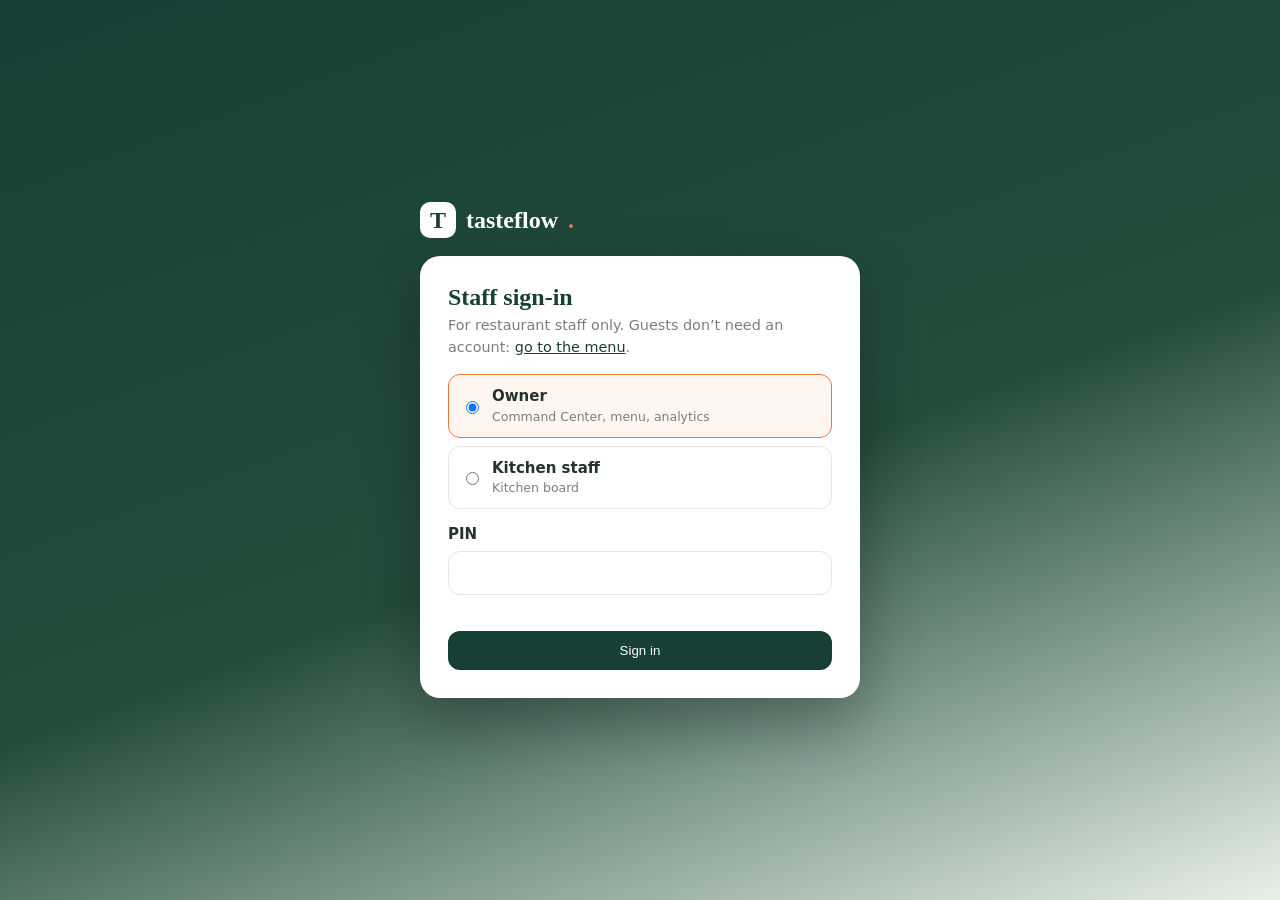
<file: frontend/agents.html>
<!DOCTYPE html>
<html lang="en">
<head>
  <meta charset="UTF-8" />
  <meta name="viewport" content="width=device-width, initial-scale=1.0" />
  <title>TasteFlow · Agent Console</title>
  <link rel="stylesheet" href="css/console.css" />
  <script src="js/config.js"></script>
  <script src="js/api.js"></script>
  <script src="js/session.js"></script>
  <script>TasteFlowSession.guard(["owner"]);</script>
  <script src="js/console.js" defer></script>
</head>
<body>
  <header class="topbar">
    <a class="brand" href="index.html"><span class="brand-mark">T</span><span>tasteflow<span class="dot">.</span> <small>Agent Console · owner</small></span></a>
    <nav aria-label="Pages">
      <a href="index.html">Menu</a>
      <a href="track.html">Track Order</a>
      <a href="voice.html">Voice Studio</a>
      <a href="command.html">Command Center</a>
      <a href="kitchen.html">Kitchen</a>
      <a href="owner.html">Owner</a>
      <a href="agents.html" aria-current="page">Agent Console</a>
    </nav>
    
  </header>

  <main class="layout">
    <!-- Conversation -->
    <section class="panel chat" aria-label="Conversation with the restaurant assistant">
      <div class="panel-head">
        <div><h2>Concierge</h2><p class="sub">Ask in plain words. English and Hinglish work.</p></div>
        <button id="reset-btn" class="ghost small" type="button">New conversation</button>
      </div>
      <div id="messages" class="messages" role="log" aria-live="polite"></div>
      <div id="quick-replies" class="quick" aria-label="Quick replies"></div>
      <div id="chips" class="chips" aria-label="Try asking"></div>
      <form id="chat-form" class="composer" autocomplete="off">
        <input id="chat-input" type="text" maxlength="1000" placeholder="e.g. vegetarian high-protein under ₹300, not too spicy" aria-label="Your message" />
        <button type="submit" id="send-btn">Send</button>
      </form>
    </section>

    <!-- Orchestration -->
    <section class="panel orchestra" aria-label="Agent orchestration">
      <div class="panel-head"><div><h2>Agent orchestration</h2><p class="sub">Who handled your last message, and how.</p></div></div>
      <div id="agent-lanes" class="lanes"></div>
      <div id="run-summary" class="run-summary" hidden></div>
      <ol id="trace" class="trace" aria-label="Execution trace"></ol>
      <p id="trace-empty" class="empty">Send a message to see the agents work. Every step shown here is a real recorded action.</p>
      <p class="guarantee">Prices, totals, stock and order saving are computed by backend code, never by the AI model.</p>
    </section>

    <!-- Shared state -->
    <aside class="panel state" aria-label="Shared session state">
      <div class="panel-head"><div><h2>Session memory</h2><p class="sub">What every agent currently knows.</p></div></div>
      <h3>Preferences</h3>
      <div id="prefs" class="pills"><span class="muted">None yet</span></div>
      <h3>Cart</h3>
      <div id="cart" class="cart"><span class="muted">Empty</span></div>
      <h3>Kitchen</h3>
      <div id="kitchen" class="kitchen"><span class="muted">Ask “how busy is the kitchen?”</span></div>
      <div id="staff-panel" class="staff" hidden>
        <h3>Insights <span class="tag">owner</span></h3>
        <div id="insights"></div>
        <h3>Kitchen performance (measured)</h3>
        <div id="ops"></div>
        <h3>Guest feedback</h3>
        <div id="fb"></div>
        <h3>Stock</h3>
        <div id="inv"></div>
        <h3>Guest requests we couldn’t serve</h3>
        <div id="unmet"></div>
        <h3>Recent agent runs</h3>
        <div id="runs"></div>
      </div>
    </aside>
  </main>
</body>
</html>
</file>
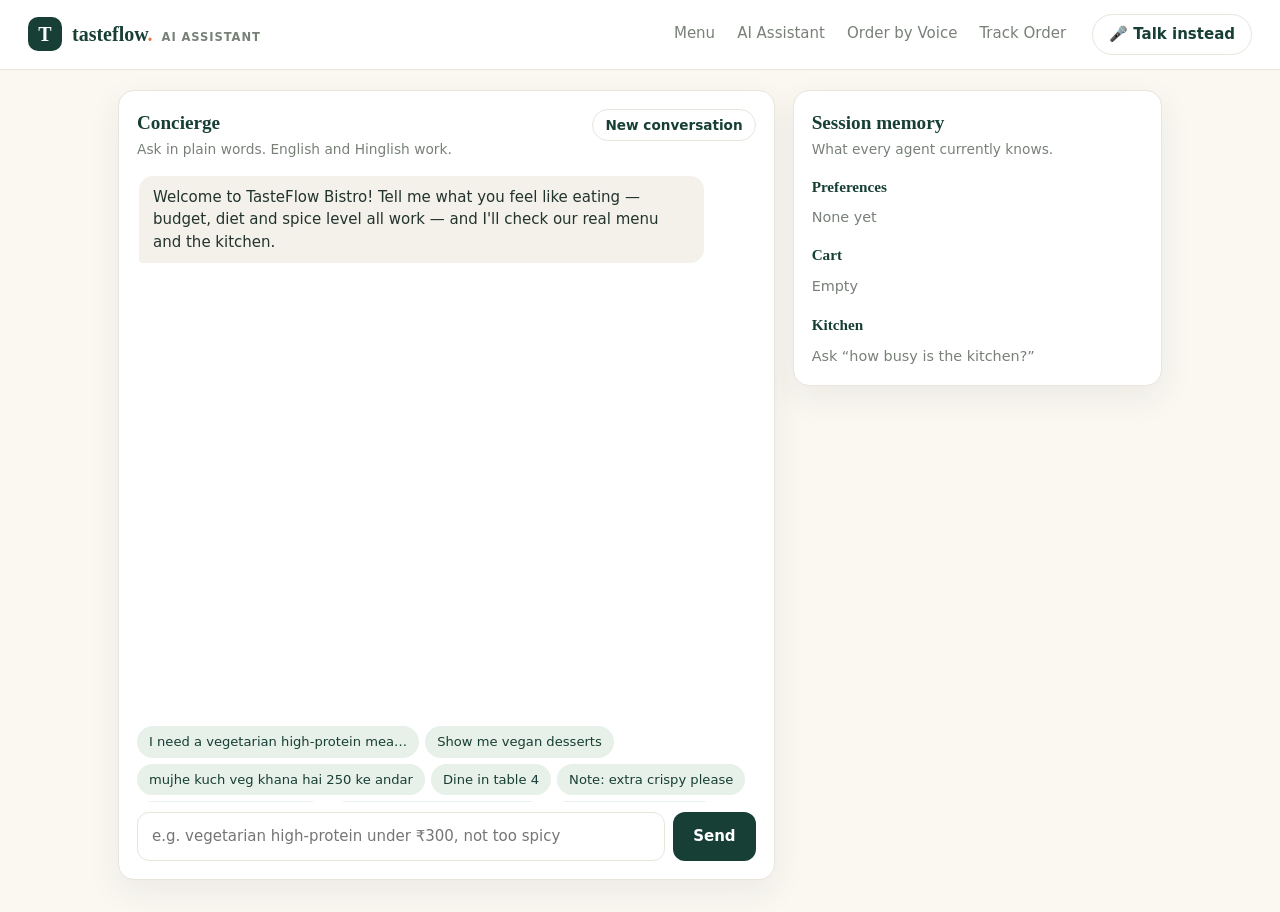
<file: frontend/assistant.html>
<!DOCTYPE html>
<html lang="en">
<head>
  <meta charset="UTF-8" />
  <meta name="viewport" content="width=device-width, initial-scale=1.0" />
  <title>TasteFlow · AI Assistant</title>
  <link rel="stylesheet" href="css/console.css" />
  <style>.customer-mode .orchestra,.customer-mode .staff,.customer-mode #staff-btn{display:none!important}.customer-mode .layout{grid-template-columns:minmax(320px,1.6fr) minmax(260px,.9fr);max-width:1100px}@media(max-width:900px){.customer-mode .layout{grid-template-columns:1fr}}</style>
  <script src="js/config.js"></script>
  <script src="js/api.js"></script>
  <script src="js/console.js" defer></script>
</head>
<body class="customer-mode">
  <header class="topbar">
    <a class="brand" href="index.html"><span class="brand-mark">T</span><span>tasteflow<span class="dot">.</span> <small>AI Assistant</small></span></a>
    <nav aria-label="Pages">
      <a href="index.html">Menu</a>
      <a href="assistant.html">AI Assistant</a>
      <a href="voice.html">Order by Voice</a>
      <a href="track.html">Track Order</a>
    </nav>
    <a class="ghost" href="voice.html" style="text-decoration:none">🎤 Talk instead</a><button id="staff-btn" class="ghost" type="button" hidden>Staff</button>
  </header>

  <main class="layout">
    <!-- Conversation -->
    <section class="panel chat" aria-label="Conversation with the restaurant assistant">
      <div class="panel-head">
        <div><h2>Concierge</h2><p class="sub">Ask in plain words. English and Hinglish work.</p></div>
        <button id="reset-btn" class="ghost small" type="button">New conversation</button>
      </div>
      <div id="messages" class="messages" role="log" aria-live="polite"></div>
      <div id="quick-replies" class="quick" aria-label="Quick replies"></div>
      <div id="chips" class="chips" aria-label="Try asking"></div>
      <form id="chat-form" class="composer" autocomplete="off">
        <input id="chat-input" type="text" maxlength="1000" placeholder="e.g. vegetarian high-protein under ₹300, not too spicy" aria-label="Your message" />
        <button type="submit" id="send-btn">Send</button>
      </form>
    </section>

    <!-- Orchestration -->
    <section class="panel orchestra" aria-label="Agent orchestration">
      <div class="panel-head"><div><h2>Agent orchestration</h2><p class="sub">Who handled your last message, and how.</p></div></div>
      <div id="agent-lanes" class="lanes"></div>
      <div id="run-summary" class="run-summary" hidden></div>
      <ol id="trace" class="trace" aria-label="Execution trace"></ol>
      <p id="trace-empty" class="empty">Send a message to see the agents work. Every step shown here is a real recorded action.</p>
      <p class="guarantee">Prices, totals, stock and order saving are computed by backend code, never by the AI model.</p>
    </section>

    <!-- Shared state -->
    <aside class="panel state" aria-label="Shared session state">
      <div class="panel-head"><div><h2>Session memory</h2><p class="sub">What every agent currently knows.</p></div></div>
      <h3>Preferences</h3>
      <div id="prefs" class="pills"><span class="muted">None yet</span></div>
      <h3>Cart</h3>
      <div id="cart" class="cart"><span class="muted">Empty</span></div>
      <h3>Kitchen</h3>
      <div id="kitchen" class="kitchen"><span class="muted">Ask “how busy is the kitchen?”</span></div>
      <div id="staff-panel" class="staff" hidden>
        <h3>Insights <span class="tag">owner</span></h3>
        <div id="insights"></div>
        <h3>Kitchen performance (measured)</h3>
        <div id="ops"></div>
        <h3>Guest feedback</h3>
        <div id="fb"></div>
        <h3>Stock</h3>
        <div id="inv"></div>
        <h3>Guest requests we couldn’t serve</h3>
        <div id="unmet"></div>
        <h3>Recent agent runs</h3>
        <div id="runs"></div>
      </div>
    </aside>
  </main>
</body>
</html>
</file>
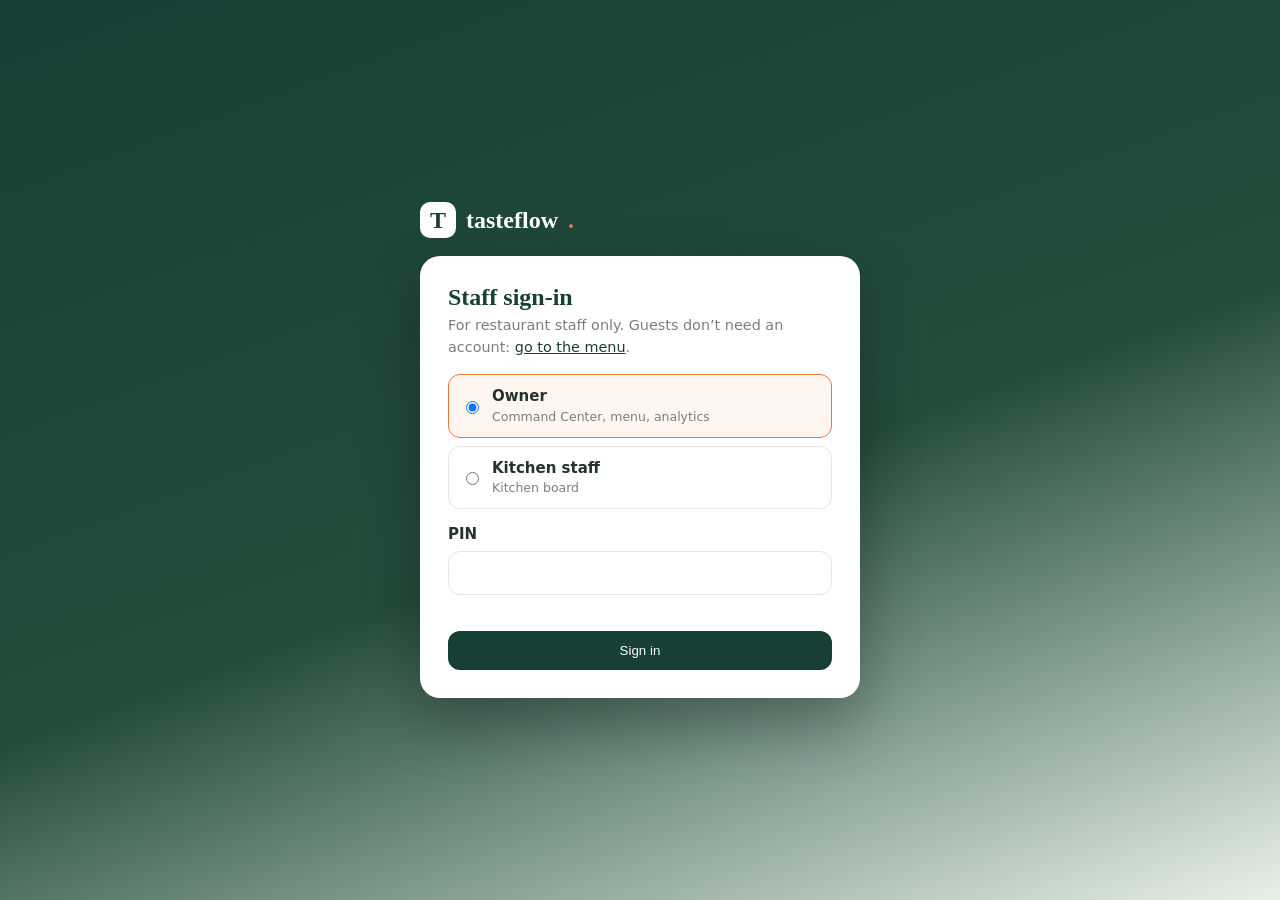
<file: frontend/command.html>
<!DOCTYPE html>
<html lang="en">
<head>
  <meta charset="UTF-8" />
  <meta name="viewport" content="width=device-width, initial-scale=1.0" />
  <title>Command Center · TasteFlow</title>
  <link rel="stylesheet" href="css/command.css" />
  <script src="js/config.js"></script>
  <script src="js/api.js"></script>
  <script src="js/session.js"></script>
  <script>TasteFlowSession.guard(["owner"]);</script>
  <script src="js/command.js" defer></script>
</head>
<body>
  <header class="bar">
    <a class="brand" href="index.html"><span class="mark">T</span> tasteflow<span class="dot">.</span> <small>Command Center</small></a>
    <nav><a href="owner.html">Classic dashboard</a><a href="agents.html">Agent Console</a><a href="voice.html">Voice Studio</a><a href="kitchen.html">Kitchen</a></nav>
    <div class="live"><span class="pulse-dot"></span><span id="clock">--:--:--</span></div>
    <button id="brief-btn" class="btn">☀ Morning brief</button>
  </header>

  <section id="brief" class="brief" hidden>
    <div id="brief-lines"></div>
    <button id="brief-speak" class="btn ghost">🔊 Read aloud</button> <button id="brief-close" class="btn ghost">Close</button>
  </section>

  <main class="grid">
    <section class="kpis" id="kpis"></section>

    <article class="card c5"><h2>Revenue · last 14 days <small id="series-note"></small></h2><div id="series" class="chart"></div></article>
    <article class="card c4"><h2>Smart alerts</h2><div id="alerts"></div></article>
    <article class="card c3"><h2>Live activity</h2><ul id="activity" class="feed"></ul></article>

    <article class="card c5"><h2>Floor plan <small id="floor-note"></small></h2><div id="floor" class="floor"></div>
      <div class="legend"><i class="s-free"></i>free <i class="s-ordered"></i>ordered <i class="s-cooking"></i>cooking <i class="s-serve"></i>serve now <i class="s-dining"></i>dining</div></article>
    <article class="card c7"><h2>When are guests hungry? <small>orders by weekday × hour, last 28 days</small></h2><div id="heat" class="heat"></div></article>

    <article class="card c7"><h2>Next 24 hours <small id="fc-note"></small></h2><div id="forecast" class="chart"></div><p id="fc-basis" class="fine"></p></article>
    <article class="card c5"><h2>Menu engineering <small id="me-note"></small></h2><div id="menu-eng" class="chart"></div><div id="me-list" class="fine"></div></article>

    <article class="card c5"><h2>Bought together <small>real order baskets</small></h2><div id="combos"></div></article>
    <article class="card c7 sim"><h2>⚡ Rush Simulator <small>what if a crowd arrives?</small></h2>
      <div class="sliders">
        <label>Orders <b id="v-orders">40</b><input id="s-orders" type="range" min="5" max="150" value="40"></label>
        <label>Within (min) <b id="v-minutes">10</b><input id="s-minutes" type="range" min="1" max="60" value="10"></label>
        <label>Cooking stations <b id="v-stations">3</b><input id="s-stations" type="range" min="1" max="10" value="3"></label>
      </div>
      <div id="sim-verdict" class="verdict">Move a slider to simulate…</div>
      <div id="sim-stats" class="stats"></div><div id="sim-chart" class="chart"></div><p id="sim-method" class="fine"></p></article>

    <article class="card c12 copilot"><h2>🤖 Business Copilot <small>ask anything about your restaurant, in plain words</small></h2>
      <div id="chat" class="chat"></div>
      <div id="chips" class="chips"></div>
      <form id="ask" class="ask" autocomplete="off"><input id="q" placeholder="e.g. revenue this week vs last week" aria-label="Question"><button class="btn" type="submit">Ask</button><button class="btn ghost" id="mic" type="button" title="Speak your question">🎤</button>
      <label class="tog"><input type="checkbox" id="speak"> speak answers</label></form></article>
  </main>
</body>
</html>
</file>
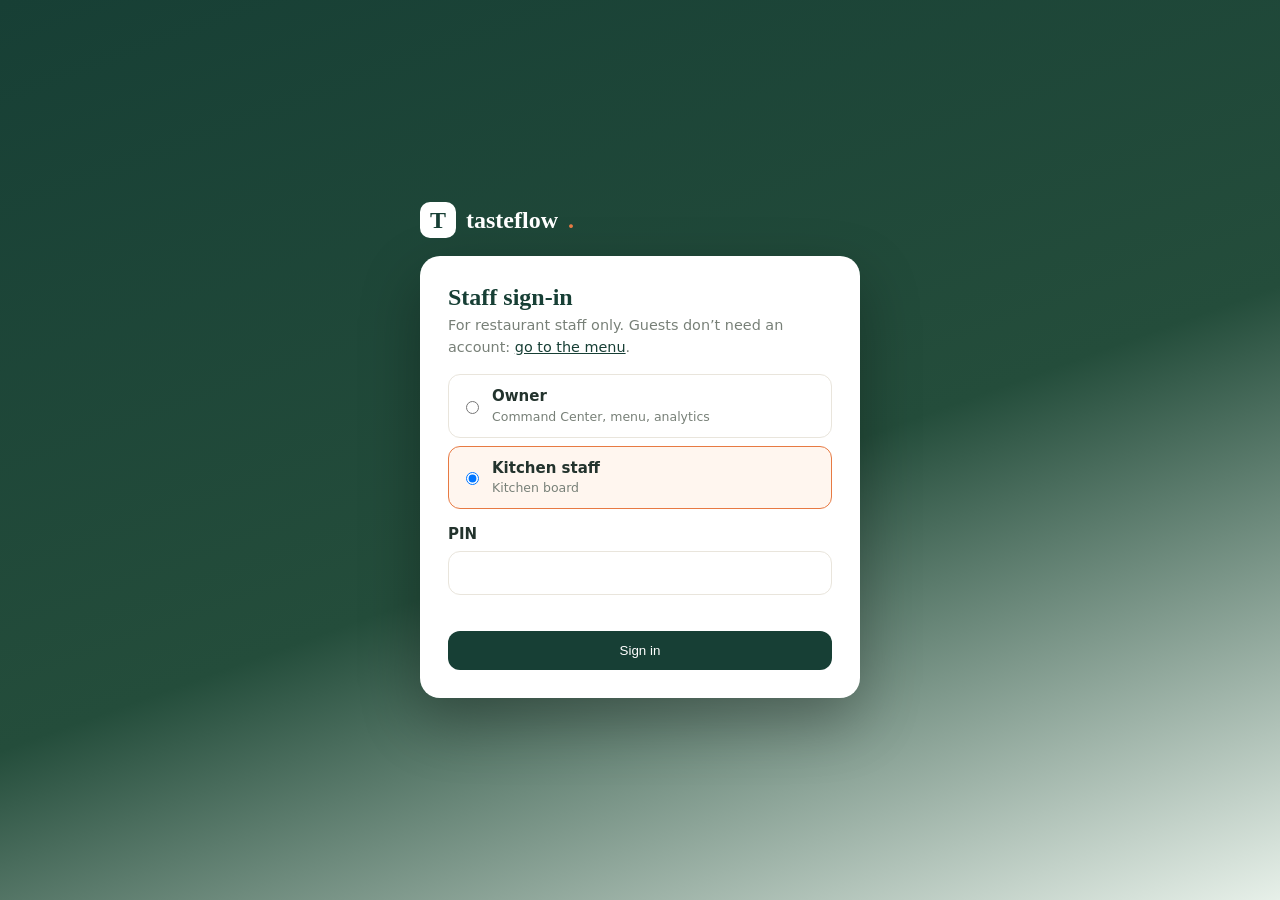
<file: frontend/kitchen-classic.html>
<!DOCTYPE html>
<html lang="en">
<head>
  <meta charset="UTF-8">
  <meta name="viewport" content="width=device-width, initial-scale=1.0">
  <meta name="theme-color" content="#173f35">
  <title>TasteFlow | Kitchen Dashboard</title>

  <link rel="preconnect" href="https://fonts.googleapis.com">
  <link rel="preconnect" href="https://fonts.gstatic.com" crossorigin>
  <link href="https://fonts.googleapis.com/css2?family=DM+Sans:wght@400;500;600;700&family=Playfair+Display:wght@500;600;700&display=swap" rel="stylesheet">
  <link rel="stylesheet" href="css/style.css">

  <style>
    .kitchen-page {
      width: min(1200px, 92%);
      margin: 44px auto;
    }

    .kitchen-heading {
      display: flex;
      justify-content: space-between;
      align-items: center;
      flex-wrap: wrap;
      gap: 20px;
      margin-bottom: 24px;
    }

    .kitchen-heading h1,
    .kitchen-section-title {
      font-family: "Playfair Display", serif;
    }

    .kitchen-heading h1 {
      margin: 8px 0;
    }

    .kitchen-heading p,
    .kitchen-status {
      color: #617169;
    }

    .kitchen-button,
    .kitchen-order-actions button {
      padding: 11px 16px;
      border: 1px solid #d9e1dc;
      border-radius: 9px;
      background: #fff;
      color: #173f35;
      font-weight: 700;
      cursor: pointer;
    }

    .kitchen-button:disabled,
    .kitchen-order-actions button:disabled {
      opacity: 0.55;
      cursor: not-allowed;
    }

    .kitchen-status {
      margin: 18px 0;
      overflow-wrap: anywhere;
    }

    .kitchen-stats {
      display: grid;
      grid-template-columns: repeat(4, minmax(0, 1fr));
      gap: 16px;
      margin: 26px 0 36px;
    }

    .kitchen-stat {
      padding: 20px;
      background: #fff;
      border: 1px solid #e0e7e2;
      border-radius: 14px;
    }

    .kitchen-stat span {
      color: #617169;
      font-size: 14px;
    }

    .kitchen-stat strong {
      display: block;
      margin-top: 10px;
      color: #173f35;
      font-size: 30px;
    }

    .kitchen-section-title {
      margin-bottom: 16px;
    }

    .kitchen-orders {
      display: grid;
      grid-template-columns: repeat(2, minmax(0, 1fr));
      gap: 18px;
    }

    .kitchen-order-card {
      min-width: 0;
      padding: 22px;
      background: #fff;
      border: 1px solid #e0e7e2;
      border-radius: 16px;
      box-shadow: 0 5px 20px rgba(23, 63, 53, 0.04);
    }

    .kitchen-order-top {
      display: flex;
      justify-content: space-between;
      align-items: flex-start;
      flex-wrap: wrap;
      gap: 12px;
      margin-bottom: 16px;
    }

    .kitchen-order-top h3 {
      margin: 0 0 6px;
    }

    .kitchen-order-meta {
      color: #617169;
      font-size: 13px;
      overflow-wrap: anywhere;
    }

    .kitchen-badge {
      padding: 6px 10px;
      border-radius: 20px;
      background: #edf2ef;
      color: #173f35;
      font-size: 12px;
      font-weight: 700;
      text-transform: capitalize;
      white-space: nowrap;
    }

    .status-pending {
      background: #fff0d6;
      color: #815300;
    }

    .status-preparing {
      background: #dcecff;
      color: #174f8a;
    }

    .status-ready {
      background: #dff5e7;
      color: #17663b;
    }

    .status-completed {
      background: #edf2ef;
      color: #45564c;
    }

    .kitchen-item-list {
      list-style: none;
      padding: 0;
      margin: 0;
    }

    .kitchen-item-list li {
      display: flex;
      justify-content: space-between;
      gap: 16px;
      padding: 12px 0;
      border-bottom: 1px solid #edf0ed;
    }

    .kitchen-order-bottom {
      display: flex;
      justify-content: space-between;
      align-items: center;
      flex-wrap: wrap;
      gap: 14px;
      margin-top: 20px;
    }

    .kitchen-total {
      color: #173f35;
      font-size: 20px;
      font-weight: 700;
    }

    .kitchen-order-actions {
      display: flex;
      flex-wrap: wrap;
      gap: 8px;
    }

    .kitchen-order-actions .primary-action {
      background: #173f35;
      color: #fff;
      border-color: #173f35;
    }

    .kitchen-message {
      grid-column: 1 / -1;
      padding: 28px;
      background: #fff;
      border: 1px solid #e0e7e2;
      border-radius: 14px;
      color: #617169;
    }

    @media (max-width: 760px) {
      .kitchen-stats {
        grid-template-columns: repeat(2, minmax(0, 1fr));
      }

      .kitchen-orders {
        grid-template-columns: 1fr;
      }
    }
  </style>
</head>

<body>
  <header class="site-header">
    <a class="brand" href="index.html" aria-label="TasteFlow home">
      <span class="brand-icon">T</span>
      <span class="brand-name">
        tasteflow<span>.</span>
        <small>BISTRO &amp; KITCHEN</small>
      </span>
    </a>

    <nav class="main-nav" aria-label="Dashboard navigation">
      <a class="nav-link" href="index.html">Customer menu</a>
      <a class="nav-link" href="owner.html">Owner dashboard</a>
    </nav>
  </header>

  <main class="kitchen-page">
    <div class="kitchen-heading">
      <div>
        <span class="eyebrow">RESTAURANT OPERATIONS</span>
        <h1>Kitchen dashboard</h1>
        <p>Manage incoming orders and track kitchen progress.</p>
      </div>

      <button class="kitchen-button" id="refresh-orders" type="button">
        Refresh orders
      </button>
    </div>

    <p class="kitchen-status" id="kitchen-status" role="status" aria-live="polite">
      Loading kitchen orders...
    </p>

    <section class="kitchen-stats" aria-label="Order summary">
      <div class="kitchen-stat">
        <span>Pending</span>
        <strong id="pending-count">0</strong>
      </div>
      <div class="kitchen-stat">
        <span>Preparing</span>
        <strong id="preparing-count">0</strong>
      </div>
      <div class="kitchen-stat">
        <span>Ready</span>
        <strong id="ready-count">0</strong>
      </div>
      <div class="kitchen-stat">
        <span>Completed</span>
        <strong id="completed-count">0</strong>
      </div>
    </section>

    <h2 class="kitchen-section-title">Incoming and active orders</h2>

    <section
      class="kitchen-orders"
      id="kitchen-orders"
      aria-label="Kitchen orders"
    >
      <div class="kitchen-message">Loading orders...</div>
    </section>
  </main>

  <script src="js/config.js"></script>
  <script src="js/api.js"></script>
  <script src="js/session.js"></script>
  <script>TasteFlowSession.guard(["kitchen","owner"]);</script>
  <script src="js/kitchen-classic.js" defer></script>
</body>
</html>
</file>
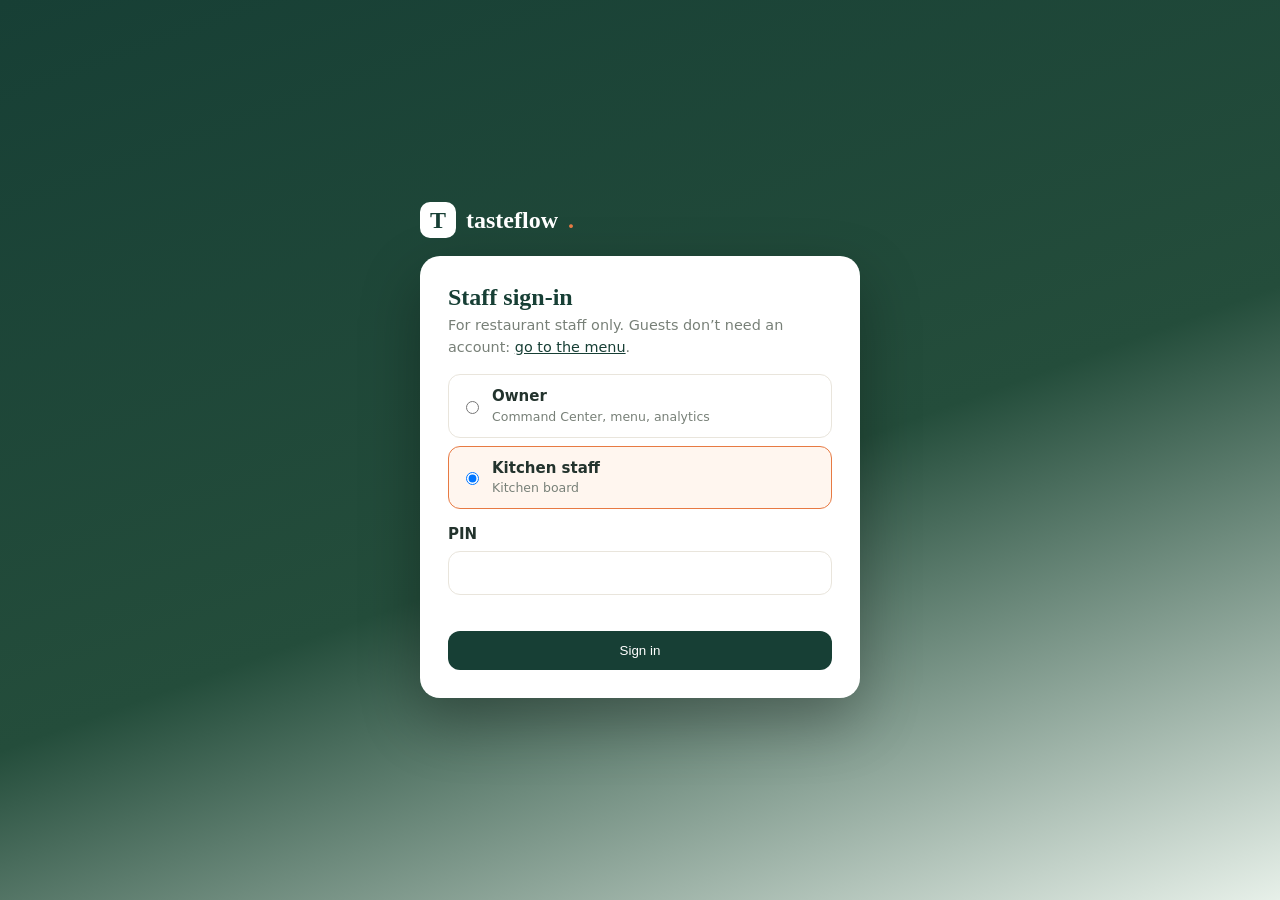
<file: frontend/kitchen.html>
<!DOCTYPE html>
<html lang="en">
<head>
  <meta charset="UTF-8" />
  <meta name="viewport" content="width=device-width, initial-scale=1.0" />
  <title>Kitchen Display · TasteFlow</title>
  <link rel="stylesheet" href="css/console.css" />
  <link rel="stylesheet" href="css/board.css" />
  <script src="js/config.js"></script>
  <script src="js/api.js"></script>
  <script src="js/session.js"></script>
  <script>TasteFlowSession.guard(["kitchen","owner"]);</script>
  <script src="js/board.js" defer></script>
</head>
<body class="board-page">
  <header class="topbar">
    <a class="brand" href="index.html"><span class="brand-mark">T</span><span>tasteflow<span class="dot">.</span> <small>Kitchen display</small></span></a>
    <div class="meter" id="meter" aria-live="polite">
      <span class="level light" id="m-level">–</span>
      <span><b id="m-active">0</b> active</span>
      <span><b id="m-late">0</b> late</span>
      <span>wait ≈ <b id="m-wait">0</b> min</span>
    </div>
    <nav aria-label="Pages"><a href="agents.html">Agent Console</a><a href="command.html">Command Center</a><a href="owner.html">Owner</a></nav>
    <label class="switch"><input type="checkbox" id="sound" /> <span>New-order sound</span></label>
  </header>
  <main class="board" aria-label="Kitchen order board">
    <section class="col" data-status="pending"><h2>New <span class="count" id="c-pending">0</span></h2><div class="cards" id="col-pending"></div></section>
    <section class="col" data-status="preparing"><h2>Preparing <span class="count" id="c-preparing">0</span></h2><div class="cards" id="col-preparing"></div></section>
    <section class="col" data-status="ready"><h2>Ready for pickup <span class="count" id="c-ready">0</span></h2><div class="cards" id="col-ready"></div></section>
  </main>
  <p class="foot" id="foot">Connecting…</p>
</body>
</html>
</file>
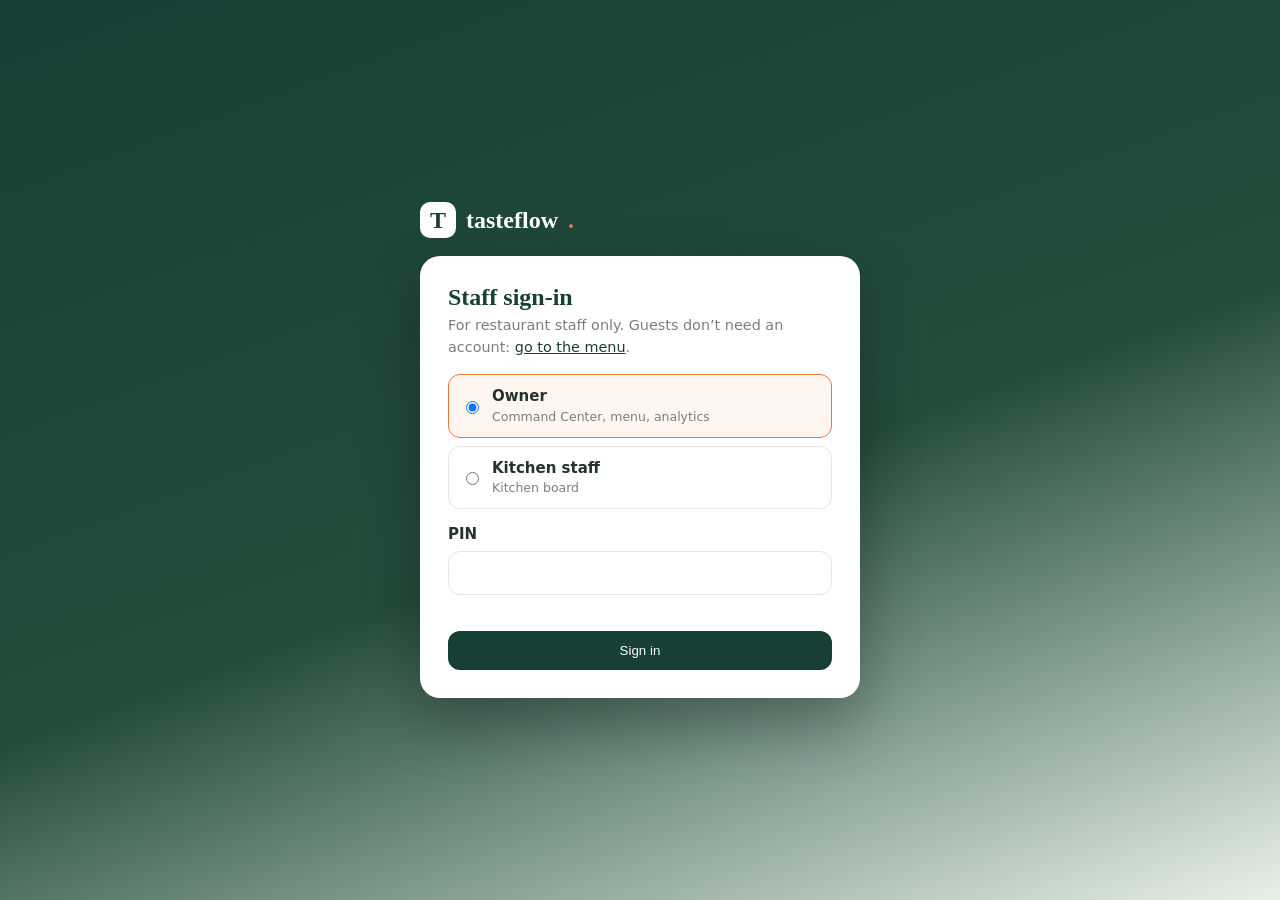
<file: frontend/login.html>
<!DOCTYPE html>
<html lang="en">
<head>
  <meta charset="UTF-8" />
  <meta name="viewport" content="width=device-width, initial-scale=1.0" />
  <title>Staff sign-in · TasteFlow</title>
  <link rel="stylesheet" href="css/login.css" />
  <script src="js/config.js"></script>
  <script src="js/api.js"></script>
  <script src="js/login.js" defer></script>
</head>
<body>
  <main class="wrap">
    <a class="brand" href="index.html"><span class="mark">T</span> tasteflow<span class="dot">.</span></a>
    <section class="card">
      <h1>Staff sign-in</h1>
      <p class="sub">For restaurant staff only. Guests don’t need an account: <a href="index.html">go to the menu</a>.</p>
      <p id="denied" class="notice" hidden>That page needs a different role. Please sign in with the right PIN.</p>
      <div id="signed" hidden><p>You are signed in as <b id="who"></b>.</p><a id="continue" class="btn" href="#">Continue</a> <button id="signout" class="btn ghost" type="button">Sign out</button></div>
      <form id="form" autocomplete="off">
        <div class="roles" role="radiogroup" aria-label="Role">
          <label><input type="radio" name="role" value="owner" checked> <span><b>Owner</b><small>Command Center, menu, analytics</small></span></label>
          <label><input type="radio" name="role" value="kitchen"> <span><b>Kitchen staff</b><small>Kitchen board</small></span></label>
        </div>
        <label class="pin">PIN <input id="pin" type="password" autocomplete="current-password" required aria-describedby="err"></label>
        <p id="err" class="err" role="alert"></p>
        <button class="btn" id="go" type="submit">Sign in</button>
      </form>
    </section>
  </main>
</body>
</html>
</file>
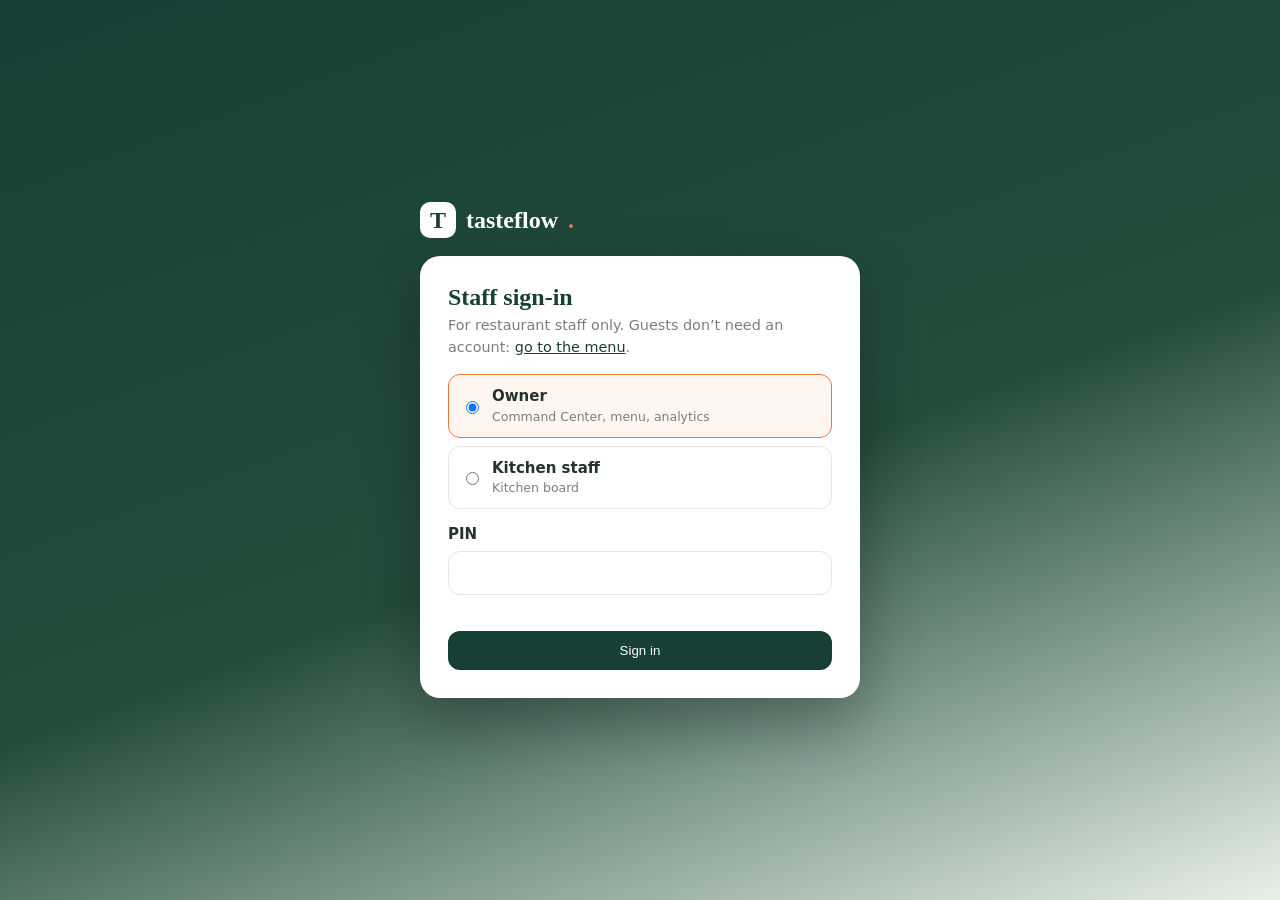
<file: frontend/menu-admin.html>
<!DOCTYPE html>
<html lang="en">
<head>
  <meta charset="UTF-8" />
  <meta name="viewport" content="width=device-width, initial-scale=1.0" />
  <title>Menu Manager · TasteFlow</title>
  <link rel="stylesheet" href="css/command.css" />
  <link rel="stylesheet" href="css/admin.css" />
  <script src="js/config.js"></script>
  <script src="js/api.js"></script>
  <script src="js/session.js"></script>
  <script>TasteFlowSession.guard(["owner"]);</script>
  <script src="js/menu-admin.js" defer></script>
</head>
<body>
  <header class="bar"><a class="brand" href="command.html"><span class="mark">T</span> tasteflow<span class="dot">.</span> <small>Menu Manager</small></a><nav></nav></header>
  <main class="admin">
    <div class="toolbar">
      <input id="search" type="search" placeholder="Search dishes…" aria-label="Search dishes">
      <select id="cat-filter" aria-label="Filter by category"><option value="">All categories</option></select>
      <label class="tog"><input type="checkbox" id="show-archived"> Show removed</label>
      <span id="count" class="muted"></span>
      <button id="add" class="btn" type="button">+ Add new dish</button>
    </div>
    <p id="flash" class="flash" role="status" hidden></p>

    <section id="editor" class="card editor" hidden aria-labelledby="ed-title">
      <h2 id="ed-title">Add a new dish</h2>
      <form id="form" autocomplete="off" novalidate>
        <div class="cols">
          <div class="fields">
            <label>Name *<input id="f-name" maxlength="80" required></label>
            <div class="row2">
              <label>Price (₹) *<input id="f-price" type="number" min="1" max="100000" required></label>
              <label>Category *<input id="f-category" list="cats" maxlength="40" required><datalist id="cats"></datalist></label>
            </div>
            <label>Description<textarea id="f-desc" maxlength="300" rows="3" placeholder="What makes it special?"></textarea></label>
            <label>Ingredients <small>(comma separated)</small><input id="f-ing" placeholder="paneer, tomato, cream"></label>
            <fieldset><legend>Dietary tags</legend>
              <label class="chk"><input type="checkbox" name="tag" value="vegetarian"> Vegetarian</label>
              <label class="chk"><input type="checkbox" name="tag" value="vegan"> Vegan</label>
              <label class="chk"><input type="checkbox" name="tag" value="non-vegetarian"> Non-vegetarian</label>
              <label class="chk"><input type="checkbox" name="tag" value="gluten-free"> Gluten-free</label>
              <label class="chk"><input type="checkbox" name="tag" value="dairy-free"> Dairy-free</label>
            </fieldset>
            <div class="row2">
              <label>Spice level<select id="f-spice"><option>Mild</option><option>Medium</option><option>Hot</option><option>Extra Hot</option></select></label>
              <label>Prep time (min) <small>optional</small><input id="f-prep" type="number" min="1" max="120"></label>
            </div>
            <div class="row2">
              <label>Stock <small>optional, blank = not tracked</small><input id="f-stock" type="number" min="0"></label>
              <label>Cost price (₹) <small>optional, for margins</small><input id="f-cost" type="number" min="0"></label>
            </div>
            <label>Image URL <small>(https://… or leave blank for a placeholder)</small><input id="f-image" placeholder="https://…"></label>
            <label class="chk"><input type="checkbox" id="f-avail" checked> Available to order now</label>
          </div>
          <aside class="preview"><h3>Guest preview</h3><div id="preview" class="pv"></div></aside>
        </div>
        <p id="form-err" class="err" role="alert"></p>
        <div class="actions"><button class="btn" id="save" type="submit">Save dish</button><button class="btn ghost" id="cancel" type="button">Cancel</button></div>
      </form>
    </section>

    <section class="card"><div id="list" class="list" aria-live="polite"></div></section>
  </main>
</body>
</html>
</file>
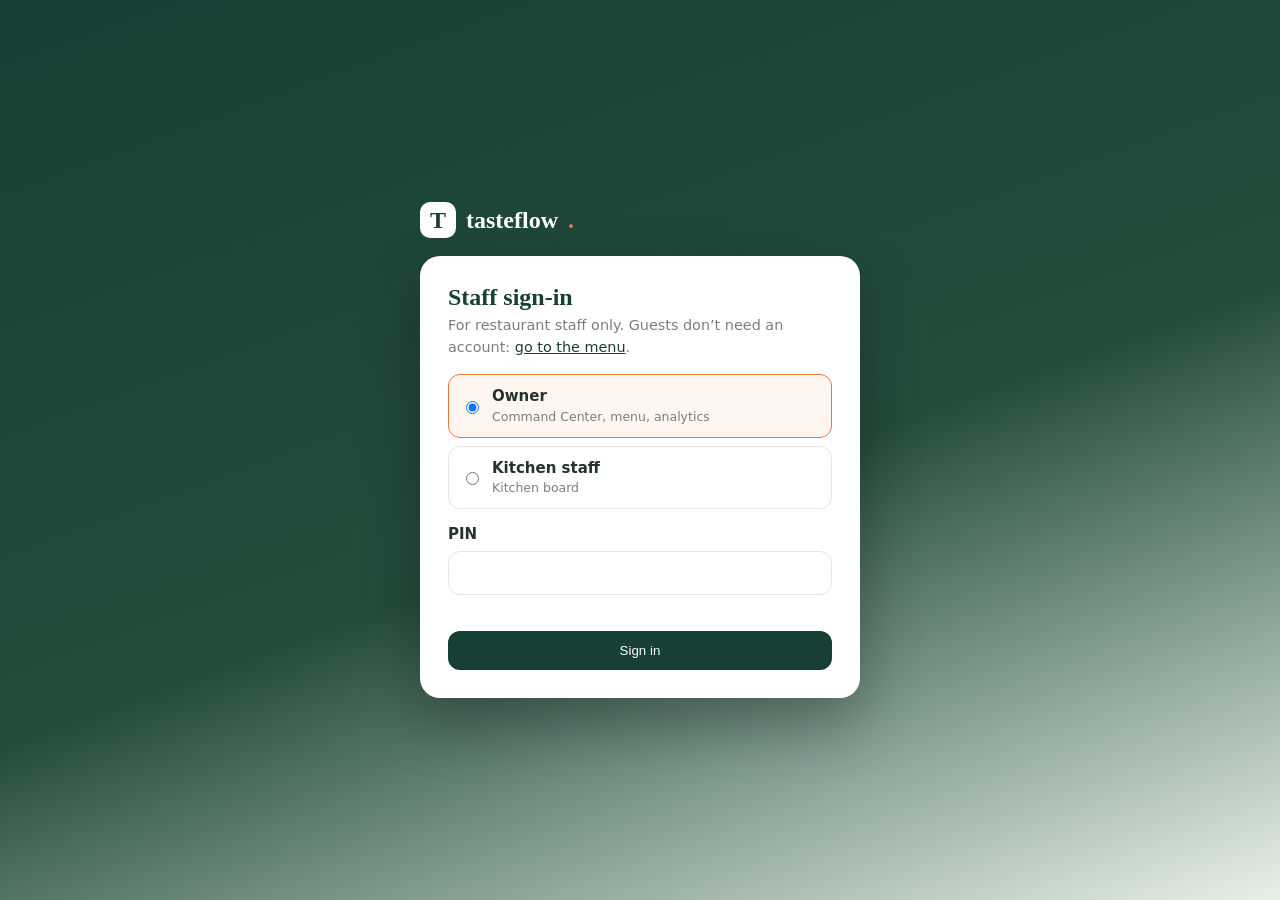
<file: frontend/owner.html>
<!DOCTYPE html>
<html lang="en">
<head>
  <meta charset="UTF-8">
  <meta name="viewport" content="width=device-width, initial-scale=1.0">
  <meta name="theme-color" content="#173f35">
  <title>TasteFlow | Owner Dashboard</title>
  <link rel="stylesheet" href="css/style.css">
  <script src="js/config.js"></script>
  <script src="js/api.js"></script>
  <script src="js/session.js"></script>
  <script>TasteFlowSession.guard(["owner"]);</script>
  <script src="js/owner.js" defer></script>

  <style>
    .owner-dashboard {
      max-width: 1200px;
      margin: auto;
      padding: 42px 24px 64px;
    }

    .owner-header {
      display: flex;
      justify-content: space-between;
      align-items: center;
      flex-wrap: wrap;
      gap: 16px;
      margin-bottom: 28px;
    }

    .owner-header h1 {
      margin: 8px 0;
    }

    .owner-back {
      color: #173f35;
      font-weight: 600;
      text-decoration: none;
    }

    .owner-filters {
      display: flex;
      align-items: end;
      flex-wrap: wrap;
      gap: 12px;
      padding: 20px;
      margin-bottom: 24px;
      border: 1px solid #e1e8e3;
      border-radius: 14px;
      background: white;
    }

    .owner-filters label {
      display: grid;
      gap: 6px;
      font-size: 14px;
      color: #52635a;
    }

    .owner-filters input {
      min-height: 42px;
      padding: 8px 10px;
      border: 1px solid #d5ddd8;
      border-radius: 8px;
      font: inherit;
    }

    .owner-message {
      min-height: 24px;
      margin: 18px 0;
      color: #52635a;
    }

    .owner-section {
      margin-top: 38px;
    }

    .owner-section > h2 {
      margin-bottom: 8px;
    }

    .owner-section > p {
      color: #52635a;
      margin-top: 0;
    }

    .owner-cards {
      display: grid;
      grid-template-columns: repeat(auto-fit, minmax(210px, 1fr));
      gap: 18px;
    }

    .owner-card {
      min-width: 0;
      padding: 22px;
      border: 1px solid #e1e8e3;
      border-radius: 15px;
      background: white;
      box-shadow: 0 3px 12px rgb(23 63 53 / 4%);
    }

    .owner-card h3,
    .owner-card .card-label {
      margin: 0 0 12px;
      font-size: 15px;
      font-weight: 500;
      color: #52635a;
    }

    .owner-value {
      color: #173f35;
      font-size: 29px;
      font-weight: 700;
      overflow-wrap: anywhere;
    }

    .owner-muted {
      margin: 7px 0 0;
      font-size: 13px;
      color: #52635a;
    }

    .owner-panel {
      margin-top: 18px;
      padding: 22px;
      border: 1px solid #e1e8e3;
      border-radius: 15px;
      background: white;
    }

    .chart-container {
      position: relative;
      width: 100%;
      height: 320px;
    }

    .owner-bars {
      margin-top: 20px;
    }

    .owner-bar-row {
      margin-bottom: 22px;
    }

    .owner-bar-heading {
      display: flex;
      justify-content: space-between;
      align-items: center;
      flex-wrap: wrap;
      gap: 8px;
      margin-bottom: 8px;
    }

    .owner-bar-track {
      height: 12px;
      overflow: hidden;
      border-radius: 8px;
      background: #e1e8e3;
    }

    .owner-bar-fill {
      height: 100%;
      border-radius: 8px;
      background: #28765b;
    }

    .owner-table-wrap {
      overflow-x: auto;
    }

    .owner-table {
      width: 100%;
      border-collapse: collapse;
      text-align: left;
    }

    .owner-table th,
    .owner-table td {
      padding: 13px 10px;
      border-bottom: 1px solid #e1e8e3;
    }

    .owner-table th {
      color: #52635a;
      font-size: 13px;
      font-weight: 600;
    }

    .owner-table td {
      overflow-wrap: anywhere;
    }

    .owner-empty {
      color: #52635a;
      padding: 12px 0;
    }

    .owner-error {
      color: #a12626;
    }

    .owner-actions {
      display: flex;
      flex-wrap: wrap;
      gap: 10px;
    }

    @media (max-width: 600px) {
      .owner-dashboard {
        padding: 28px 16px 48px;
      }

      .owner-value {
        font-size: 25px;
      }

      .chart-container {
        height: 270px;
      }

      .owner-filters {
        align-items: stretch;
      }

      .owner-filters label,
      .owner-filters input {
        width: 100%;
        box-sizing: border-box;
      }
    }
  </style>
</head>

<body>
  <header class="site-header">
    <a class="brand" href="index.html" aria-label="TasteFlow home">
      <span class="brand-icon">T</span>
      <span class="brand-name">
        tasteflow.
        <small>BISTRO &amp; KITCHEN</small>
      </span>
    </a>

    <a class="owner-back" href="index.html">← Customer menu</a>
  </header>

  <main class="owner-dashboard">
    <div class="owner-header">
      <div>
        <span class="eyebrow">RESTAURANT MANAGEMENT</span>
        <h1>Owner dashboard</h1>
        <p>Understand sales, orders, and restaurant performance.</p>
      </div>
    </div>

    <form class="owner-filters" id="sales-filter">
      <label>
        Start date
        <input type="date" id="start-date" name="start_date">
      </label>

      <label>
        End date
        <input type="date" id="end-date" name="end_date">
      </label>

      <div class="owner-actions">
        <button class="button button-primary" type="submit">
          Apply filters
        </button>
        <button class="button button-secondary" type="button" id="clear-filters">
          Clear filters
        </button>
      </div>
    </form>

    <p class="owner-message" id="dashboard-message" role="status" aria-live="polite">
      Loading restaurant analytics...
    </p>

    <section class="owner-section" aria-labelledby="sales-heading">
      <h2 id="sales-heading">Sales overview</h2>
      <p>Key performance indicators for the selected period.</p>

      <div class="owner-cards">
        <article class="owner-card">
          <h3>Total revenue</h3>
          <div class="owner-value" id="total-revenue">—</div>
        </article>

        <article class="owner-card">
          <h3>Total orders</h3>
          <div class="owner-value" id="total-orders">—</div>
        </article>

        <article class="owner-card">
          <h3>Average order value</h3>
          <div class="owner-value" id="average-order-value">—</div>
        </article>

        <article class="owner-card">
          <h3>Days with sales</h3>
          <div class="owner-value" id="sales-days">—</div>
        </article>
      </div>
    </section>

    <section class="owner-section" aria-labelledby="status-heading">
      <h2 id="status-heading">Order status overview</h2>
      <p>Track orders across the restaurant workflow.</p>

      <div class="owner-cards">
        <article class="owner-card">
          <h3>Pending</h3>
          <div class="owner-value" id="status-pending">—</div>
          <p class="owner-muted" id="percent-pending">—</p>
        </article>

        <article class="owner-card">
          <h3>Preparing</h3>
          <div class="owner-value" id="status-preparing">—</div>
          <p class="owner-muted" id="percent-preparing">—</p>
        </article>

        <article class="owner-card">
          <h3>Ready</h3>
          <div class="owner-value" id="status-ready">—</div>
          <p class="owner-muted" id="percent-ready">—</p>
        </article>

        <article class="owner-card">
          <h3>Completed</h3>
          <div class="owner-value" id="status-completed">—</div>
          <p class="owner-muted" id="percent-completed">—</p>
        </article>
      </div>
    </section>

    <section class="owner-section" aria-labelledby="daily-heading">
      <h2 id="daily-heading">Daily revenue trend</h2>
      <p>Revenue by date within the selected period.</p>

      <div class="owner-panel">
        <p id="chart-message" class="owner-muted" role="status" aria-live="polite"></p>
        <div class="chart-container">
          <canvas id="daily-sales-chart"
            role="img"
            aria-label="Daily revenue bar chart"></canvas>
        </div>
      </div>
    </section>

    <section class="owner-section" aria-labelledby="dishes-heading">
      <h2 id="dishes-heading">Top revenue-generating dishes</h2>
      <p>Dishes ranked by revenue, with quantities sold.</p>

      <div class="owner-panel">
        <p id="top-dishes-message" class="owner-muted" role="status" aria-live="polite"></p>
        <div id="top-revenue-dishes" class="owner-bars"></div>
      </div>
    </section>

    <section class="owner-section" aria-labelledby="revenue-status-heading">
      <h2 id="revenue-status-heading">Revenue by order status</h2>
      <p>Compare the value associated with each order stage.</p>

      <div class="owner-panel">
        <p id="revenue-status-message" class="owner-muted" role="status" aria-live="polite"></p>
        <div id="revenue-status-chart" class="owner-bars"></div>
      </div>
    </section>

    <section class="owner-section" aria-labelledby="busy-heading">
      <h2 id="busy-heading">Restaurant busy periods</h2>
      <p>Hours ranked by the number of non-cancelled orders.</p>

      <div class="owner-panel">
        <p id="busy-periods-message" class="owner-muted" role="status" aria-live="polite"></p>
        <div id="busy-periods-list" class="owner-bars"></div>
      </div>
    </section>
  </main>
</body>
</html>
</file>
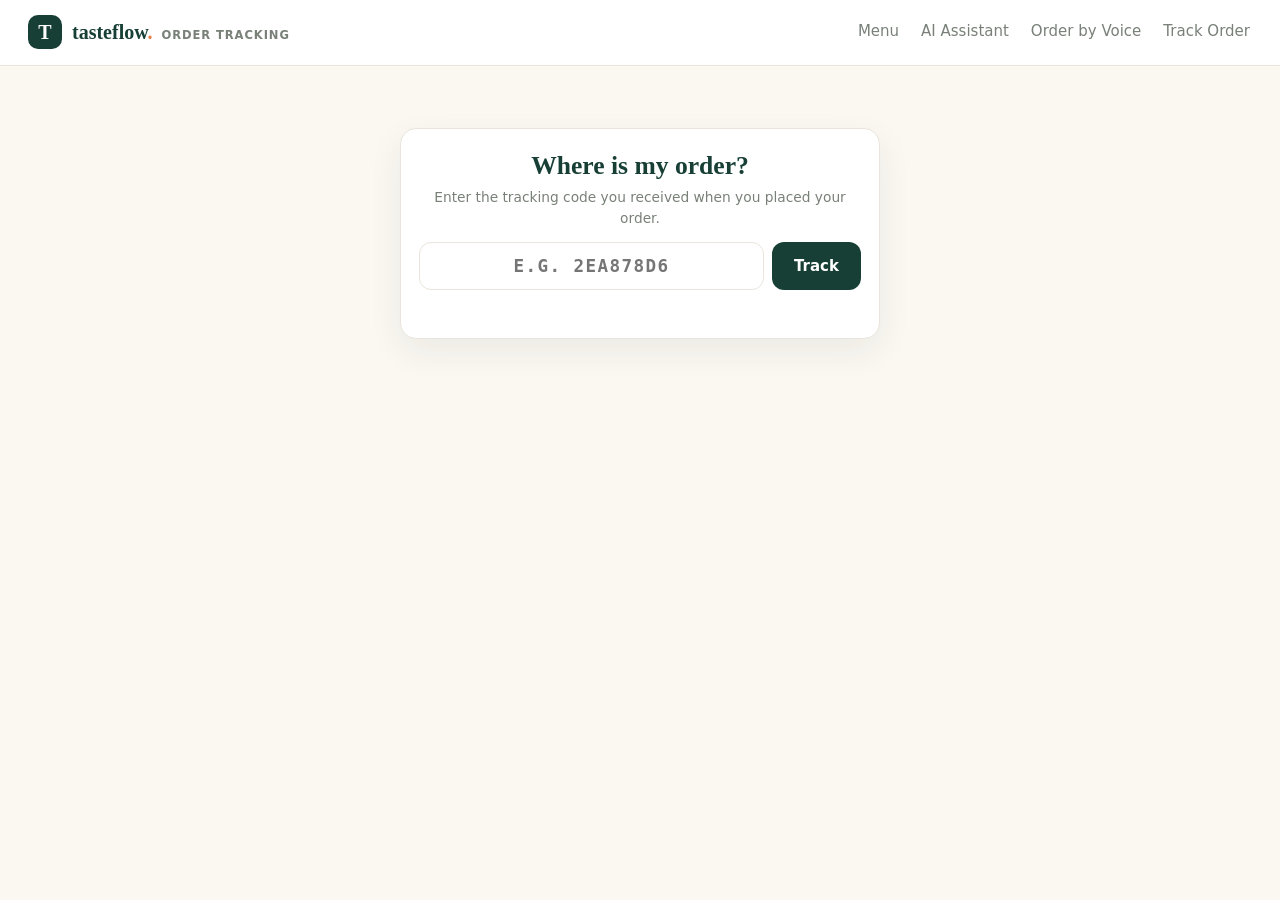
<file: frontend/track.html>
<!DOCTYPE html>
<html lang="en">
<head>
  <meta charset="UTF-8" />
  <meta name="viewport" content="width=device-width, initial-scale=1.0" />
  <title>Track your order · TasteFlow</title>
  <link rel="stylesheet" href="css/console.css" />
  <link rel="stylesheet" href="css/track.css" />
  <script src="js/config.js"></script>
  <script src="js/api.js"></script>
  <script src="js/track.js" defer></script>
</head>
<body>
  <header class="topbar">
    <a class="brand" href="index.html"><span class="brand-mark">T</span><span>tasteflow<span class="dot">.</span> <small>Order tracking</small></span></a>
    <nav aria-label="Pages">
      <a href="index.html">Menu</a>
      <a href="assistant.html">AI Assistant</a>
      <a href="voice.html">Order by Voice</a>
      <a href="track.html">Track Order</a>
    </nav>
  </header>

  <main class="track-wrap">
    <!-- Step 1: find an order -->
    <section id="finder" class="panel finder" hidden>
      <h1>Where is my order?</h1>
      <p class="sub">Enter the tracking code you received when you placed your order.</p>
      <form id="finder-form" autocomplete="off">
        <input id="code-input" maxlength="12" placeholder="e.g. 2EA878D6" aria-label="Tracking code" />
        <button type="submit">Track</button>
      </form>
      <p id="finder-error" class="err" role="alert"></p>
    </section>

    <!-- Step 2: live tracker -->
    <section id="tracker" hidden>
      <div class="panel hero" id="hero" data-state="on_time">
        <div class="ring-wrap">
          <svg class="ring" viewBox="0 0 120 120" aria-hidden="true">
            <circle class="ring-bg" cx="60" cy="60" r="54"></circle>
            <circle class="ring-fg" id="ring-fg" cx="60" cy="60" r="54"></circle>
          </svg>
          <div class="ring-text">
            <div id="clock" class="clock" aria-live="off">--:--</div>
            <div id="clock-label" class="clock-label">estimated time left</div>
          </div>
        </div>
        <div class="hero-text">
          <p class="hello" id="hello"></p>
          <h1 id="headline">Loading…</h1>
          <p id="message" class="message" aria-live="polite"></p>
          <p class="fine"><span id="est-note">Time shown is an estimate from the kitchen’s current workload.</span></p>
        </div>
      </div>

      <div class="panel">
        <h2>Progress</h2>
        <ol id="steps" class="steps"></ol>
      </div>

      <div class="two">
        <div class="panel">
          <h2>Your order</h2>
          <ul id="items" class="items"></ul>
          <div class="total"><span>Total</span><strong id="total"></strong></div>
          <p id="meta" class="meta"></p>
          <button id="cancel-btn" class="danger" type="button" hidden>Cancel this order</button>
        </div>
        <div class="panel" id="rate-panel" hidden>
          <h2>How was it?</h2>
          <div id="stars" class="stars" role="radiogroup" aria-label="Rating"></div>
          <textarea id="comment" maxlength="500" placeholder="Anything we should know? (optional)" aria-label="Comment"></textarea>
          <button id="rate-btn" type="button" disabled>Send feedback</button>
          <p id="rate-msg" class="ok" aria-live="polite"></p>
        </div>
      </div>
      <p class="fine center">Code <strong id="code-label"></strong> · updates every few seconds · <a id="another" href="track.html">Track a different order</a></p>
    </section>
  </main>
</body>
</html>
</file>
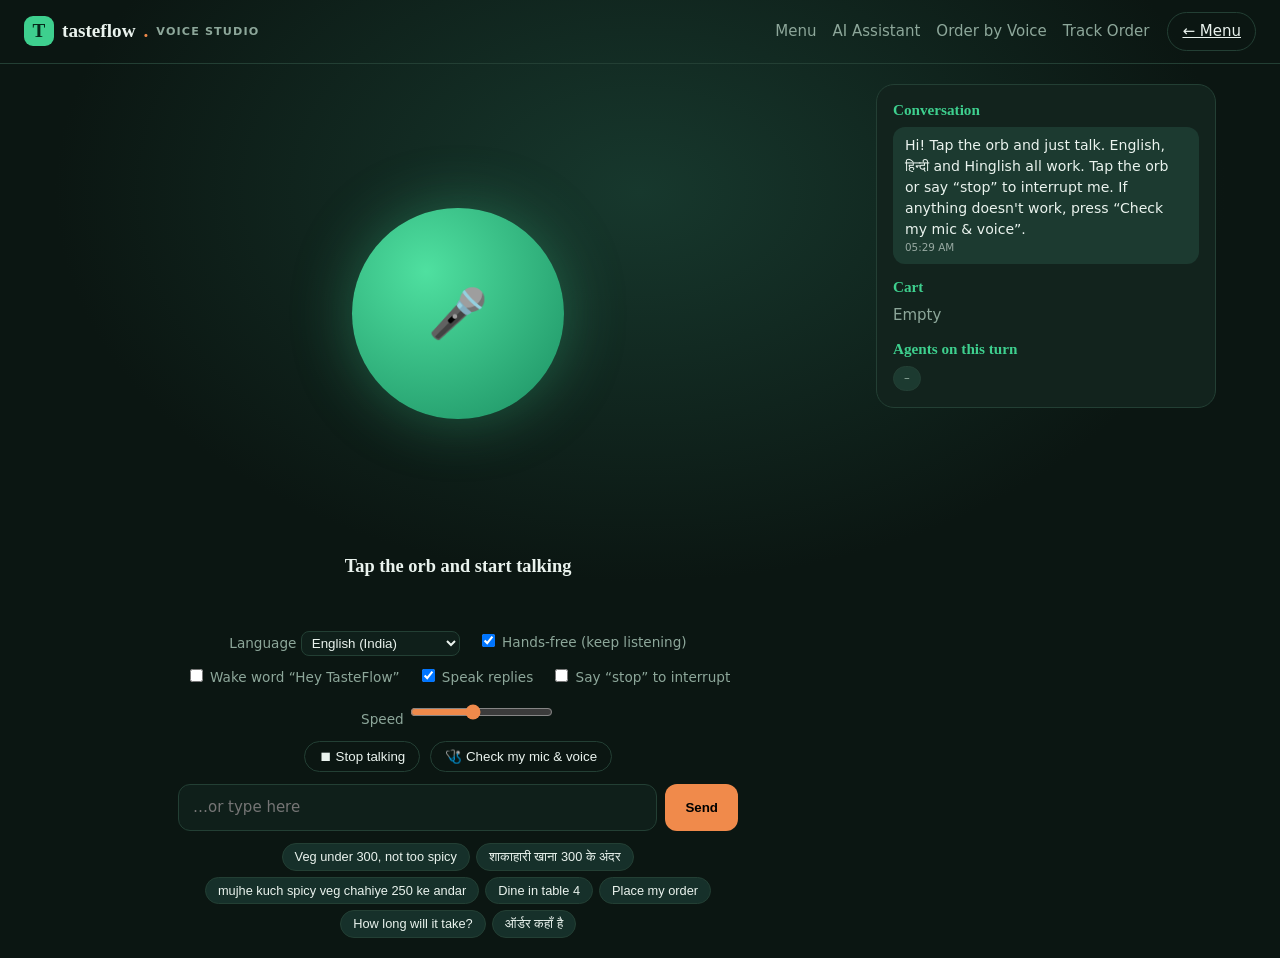
<file: frontend/voice.html>
<!DOCTYPE html>
<html lang="en">
<head>
  <meta charset="UTF-8" />
  <meta name="viewport" content="width=device-width, initial-scale=1.0" />
  <title>Voice Studio · TasteFlow</title>
  <link rel="stylesheet" href="css/voice.css" />
  <script src="js/config.js"></script>
  <script src="js/api.js"></script>
  <script src="js/voice-core.js"></script>
  <script src="js/voice-studio.js" defer></script>
</head>
<body>
  <header class="top">
    <a class="brand" href="index.html"><span class="mark">T</span> tasteflow<span class="dot">.</span> <small>Voice Studio</small></a>
    <nav aria-label="Pages">
      <a href="index.html">Menu</a>
      <a href="assistant.html">AI Assistant</a>
      <a href="voice.html">Order by Voice</a>
      <a href="track.html">Track Order</a>
    </nav>
    <a class="chip" href="index.html">← Menu</a>
  </header>
  <div id="unsupported" class="warn" hidden>Your browser has no speech recognition (use Chrome or Edge on desktop/Android). You can still type below. Speech output may also be unavailable.</div>
  <main class="stage">
    <section class="center">
      <div class="orb-wrap">
        <canvas id="wave" width="460" height="460" aria-hidden="true"></canvas>
        <button id="orb" class="orb" data-state="idle" type="button" aria-label="Start or stop listening"><span id="orb-icon">🎤</span></button>
      </div>
      <div id="status" class="status" aria-live="polite">Tap the orb and start talking</div>
      <div id="interim" class="interim" aria-live="off"></div>
      <div class="controls">
        <label>Language <select id="lang"><option value="en-IN">English (India)</option><option value="hi-IN">हिन्दी (Hindi / Hinglish)</option><option value="en-US">English (US)</option></select></label>
        <label><input type="checkbox" id="hands" checked> Hands-free (keep listening)</label>
        <label><input type="checkbox" id="wake"> Wake word “Hey TasteFlow”</label>
        <label><input type="checkbox" id="talk" checked> Speak replies</label>
        <label><input type="checkbox" id="barge"> Say “stop” to interrupt</label>
        <label>Speed <input type="range" id="rate" min="0.7" max="1.4" step="0.1" value="1"></label>
      </div>
      <div class="btnrow"><button id="stop-talk" class="chip" type="button">⏹ Stop talking</button><button id="diag-btn" class="chip" type="button">🩺 Check my mic &amp; voice</button></div>
      <section id="diag" class="diag" hidden aria-live="polite"></section>
      <form id="typed" class="typed" autocomplete="off"><input id="typed-in" placeholder="…or type here" aria-label="Type a message"><button type="submit">Send</button></form>
      <div class="try" id="try"></div>
    </section>
    <aside class="side">
      <h3>Conversation</h3><div id="log" class="log" role="log" aria-live="polite"></div>
      <h3>Cart</h3><div id="cart" class="cart"><span class="muted">Empty</span></div>
      <h3>Agents on this turn</h3><div id="agents" class="agents"><span class="muted">–</span></div>
    </aside>
  </main>
</body>
</html>
</file>
<file: frontend/css/console.css>
:root{--green:#173f35;--green-2:#244d3b;--green-soft:#e7f0e9;--orange:#e77a43;--cream:#fbf8f2;--card:#fff;--text:#23332d;--muted:#788078;--line:#e9e5dc;--danger:#b54740;--ok:#28734b;--radius:16px;--shadow:0 12px 34px rgba(26,49,38,.07)}
*{box-sizing:border-box}
body{margin:0;background:var(--cream);color:var(--text);font:15px/1.5 system-ui,-apple-system,"Segoe UI",Roboto,sans-serif}
h1,h2,h3{font-family:Georgia,"Times New Roman",serif;margin:0}
.topbar{display:flex;align-items:center;gap:24px;padding:14px 28px;background:#fff;border-bottom:1px solid var(--line);position:sticky;top:0;z-index:5}
.brand{display:flex;align-items:center;gap:10px;text-decoration:none;color:var(--green);font-family:Georgia,serif;font-size:1.25rem;font-weight:700}
.brand small{font:600 .72rem system-ui;color:var(--muted);letter-spacing:.08em;text-transform:uppercase;margin-left:4px}
.brand-mark{width:34px;height:34px;border-radius:10px;background:var(--green);color:#fff;display:grid;place-items:center}
.dot{color:var(--orange)}
.topbar nav{display:flex;gap:18px;margin-left:auto}
.topbar nav a{color:var(--muted);text-decoration:none;padding:6px 2px;border-bottom:2px solid transparent}
.topbar nav a:hover,.topbar nav a[aria-current]{color:var(--green);border-color:var(--orange)}
button{font:inherit;cursor:pointer}
.ghost{background:#fff;border:1px solid var(--line);color:var(--green);border-radius:999px;padding:8px 16px;font-weight:600}
.ghost:hover{background:var(--green-soft)} .ghost.small{padding:5px 12px;font-size:.85rem}
.layout{display:grid;grid-template-columns:minmax(320px,1.05fr) minmax(320px,1.15fr) minmax(260px,.8fr);gap:18px;padding:20px 28px 32px;max-width:1500px;margin:0 auto;align-items:start}
.panel{background:var(--card);border:1px solid var(--line);border-radius:var(--radius);box-shadow:var(--shadow);padding:18px}
.panel-head{display:flex;justify-content:space-between;gap:12px;align-items:flex-start;margin-bottom:12px}
.panel h2{font-size:1.2rem;color:var(--green)} .panel h3{font-size:.95rem;margin:16px 0 8px;color:var(--green)}
.sub{margin:2px 0 0;color:var(--muted);font-size:.86rem} .muted{color:var(--muted);font-size:.9rem}
.tag{font:600 .65rem system-ui;background:var(--green-soft);color:var(--green);padding:2px 8px;border-radius:99px;vertical-align:middle;text-transform:uppercase}
.chat{display:flex;flex-direction:column;height:calc(100vh - 110px);min-height:520px}
.messages{flex:1;overflow-y:auto;display:flex;flex-direction:column;gap:12px;padding:4px 2px 8px}
.msg{max-width:92%;padding:10px 14px;border-radius:14px;white-space:pre-wrap;word-wrap:break-word}
.msg.user{align-self:flex-end;background:var(--green);color:#fff;border-bottom-right-radius:4px}
.msg.bot{align-self:flex-start;background:#f3f1ea;border-bottom-left-radius:4px}
.msg.error{background:#fbeceb;color:var(--danger)}
.cards{display:grid;gap:8px;margin-top:8px}
.dish{background:#fff;border:1px solid var(--line);border-radius:12px;padding:10px 12px}
.dish-top{display:flex;justify-content:space-between;gap:8px;align-items:baseline}
.dish b{font-family:Georgia,serif;font-size:1rem}.price{color:var(--green);font-weight:700}
.dish-meta{font-size:.8rem;color:var(--muted);margin:2px 0 6px}
.reasons{margin:0 0 8px;padding-left:16px;font-size:.82rem;color:#4b5a53}
.dish button{background:var(--orange);color:#fff;border:0;border-radius:8px;padding:6px 12px;font-weight:600;font-size:.85rem}
.quick{display:flex;gap:8px;margin:8px 0 0}.quick:empty{display:none}
.quick button{border-radius:99px;padding:7px 16px;font-weight:600;border:1px solid var(--green);background:#fff;color:var(--green)}
.quick button.primary{background:var(--green);color:#fff}
.chips{display:flex;flex-wrap:wrap;gap:6px;margin:10px 0}
.chips button{background:var(--green-soft);color:var(--green);border:0;border-radius:99px;padding:6px 12px;font-size:.82rem}
.chips button:hover{background:#d6e6da}
.composer{display:flex;gap:8px}
.composer input{flex:1;padding:12px 14px;border:1px solid var(--line);border-radius:12px;font:inherit}
.composer input:focus,button:focus-visible,a:focus-visible{outline:2px solid var(--orange);outline-offset:2px}
.composer button{background:var(--green);color:#fff;border:0;border-radius:12px;padding:0 20px;font-weight:600}
.composer button:disabled{opacity:.55;cursor:wait}
.lanes{display:grid;grid-template-columns:repeat(auto-fit,minmax(150px,1fr));gap:8px}
.lane{border:1px solid var(--line);border-radius:12px;padding:10px;background:#fcfbf8;transition:border-color .25s,background .25s,box-shadow .25s}
.lane h4{margin:0 0 2px;font-size:.85rem;color:var(--green)}.lane p{margin:0;font-size:.75rem;color:var(--muted)}
.lane .last{margin-top:6px;font:600 .75rem ui-monospace,Menlo,monospace;color:var(--text);min-height:1.1em}
.lane.active{border-color:var(--orange);background:#fff6ef;box-shadow:0 0 0 3px rgba(231,122,67,.15)}
.lane.used{border-color:#b9d1c0;background:var(--green-soft)}
.lane.restricted{opacity:.85}
.run-summary{margin:14px 0 6px;padding:10px 12px;background:var(--green-soft);border-radius:12px;font-size:.88rem}
.trace{list-style:none;margin:8px 0 0;padding:0;display:grid;gap:8px}
.step{border:1px solid var(--line);border-radius:12px;padding:10px 12px;animation:in .28s ease both}
.step.fail{border-color:var(--danger)}
.step-head{display:flex;gap:8px;align-items:center;flex-wrap:wrap}
.badge{font:700 .68rem system-ui;padding:3px 9px;border-radius:99px;color:#fff;text-transform:uppercase;letter-spacing:.04em}
.b-supervisor{background:#4a4f7a}.b-menu{background:var(--ok)}.b-order{background:var(--orange)}.b-kitchen{background:#8a5a2b}.b-intelligence{background:#2d6a8f}
.action{font:600 .85rem ui-monospace,Menlo,monospace}.ms{margin-left:auto;color:var(--muted);font-size:.75rem}
.step details{margin-top:6px;font-size:.8rem}.step summary{cursor:pointer;color:var(--muted)}
.step pre{margin:6px 0 0;padding:8px;background:#f6f4ee;border-radius:8px;overflow:auto;font-size:.76rem;white-space:pre-wrap}
.empty{color:var(--muted);font-size:.9rem;margin:14px 0}.guarantee{margin:16px 0 0;font-size:.8rem;color:var(--muted);border-top:1px dashed var(--line);padding-top:10px}
.pills{display:flex;flex-wrap:wrap;gap:6px}.pill{background:var(--green-soft);color:var(--green);padding:4px 10px;border-radius:99px;font-size:.82rem;font-weight:600}
.cart-line{display:flex;justify-content:space-between;gap:8px;padding:6px 0;border-bottom:1px solid var(--line);font-size:.9rem}
.cart-total{display:flex;justify-content:space-between;padding-top:8px;font-weight:700;color:var(--green)}
.kitchen .level{display:inline-block;padding:3px 10px;border-radius:99px;font-weight:700;font-size:.8rem}
.level.light{background:#e1f2e6;color:var(--ok)}.level.moderate{background:#fdf0dd;color:#a2660d}.level.busy{background:#fbeceb;color:var(--danger)}
.staff{margin-top:6px;border-top:2px solid var(--green-soft)}
.insight{padding:8px 10px;border-left:3px solid var(--orange);background:#fdf7f1;border-radius:0 8px 8px 0;margin-bottom:8px;font-size:.88rem}
.insight.warn{border-color:#c9a227;background:#fdf9e8}
.run-row{width:100%;text-align:left;background:#fff;border:1px solid var(--line);border-radius:10px;padding:8px 10px;margin-bottom:6px;font-size:.82rem}
.run-row:hover{background:var(--green-soft)}.run-row small{color:var(--muted);display:block}
@keyframes in{from{opacity:0;transform:translateY(6px)}to{opacity:1;transform:none}}
@media (prefers-reduced-motion:reduce){*{animation:none!important;transition:none!important}}
@media (max-width:1100px){.layout{grid-template-columns:1fr 1fr}.state{grid-column:1/-1}.chat{height:70vh}}
@media (max-width:720px){.layout{grid-template-columns:1fr;padding:12px}.topbar{flex-wrap:wrap;gap:10px;padding:12px}.topbar nav{order:3;width:100%;margin:0;overflow-x:auto}.chat{height:75vh}}

.b-tracking{background:#6a4c93}.b-feedback{background:#c2455f}.b-inventory{background:#5a7d2a}
.live{width:92%;background:#fff!important;border:1px solid var(--line);box-shadow:var(--shadow)}
.live h4{margin:0 0 6px;font-family:Georgia,serif;color:var(--green)}
.live .big{font:700 2rem Georgia,serif;font-variant-numeric:tabular-nums;color:var(--green)}
.live.delayed .big{color:var(--orange)}.live.ready .big{color:var(--ok)}
.live .mini-bar{height:6px;border-radius:9px;background:#ece8de;overflow:hidden;margin:8px 0}.live .mini-bar i{display:block;height:100%;background:var(--green);transition:width 1s linear}
.live.delayed .mini-bar i{background:var(--orange)}.live a{color:var(--green);font-weight:600;font-size:.88rem}
.rate-row{display:flex;gap:4px;margin-top:8px}.rate-row button{background:none;border:0;font-size:1.6rem;color:#d9d3c5;padding:0;cursor:pointer;transition:transform .15s}
.rate-row button:hover{color:#f2a900;transform:scale(1.2)}
.kv{display:flex;justify-content:space-between;font-size:.88rem;padding:4px 0;border-bottom:1px dashed var(--line)}
.fb-row{border:1px solid var(--line);border-radius:10px;padding:8px 10px;margin-bottom:6px;font-size:.84rem}
.fb-row .stars-s{color:#f2a900;letter-spacing:1px}.fb-row.flag{border-color:var(--danger);background:#fffafa}
.btn-s{background:#fff;border:1px solid var(--green);color:var(--green);border-radius:8px;padding:3px 10px;font-size:.78rem;font-weight:600;margin-top:4px;cursor:pointer}
.btn-s:hover{background:var(--green-soft)}
.chips{max-height:76px;overflow-y:auto}
</file>
<file: frontend/css/command.css>
:root{--bg:#0d1a16;--panel:#13251f;--panel2:#193129;--line:#244237;--text:#e9f2ed;--muted:#8da79a;--accent:#f08a4b;--green:#3ecf8e;--red:#ff6b6b;--amber:#ffc857;--blue:#5aa9ff;--violet:#a78bfa}
*{box-sizing:border-box}body{margin:0;background:radial-gradient(1200px 600px at 80% -10%,#17382d 0,var(--bg) 60%);color:var(--text);font:14px/1.5 system-ui,-apple-system,"Segoe UI",sans-serif;min-height:100vh}
h2{margin:0 0 12px;font:600 1rem Georgia,serif;display:flex;gap:10px;align-items:baseline;flex-wrap:wrap}h2 small{font:400 .75rem system-ui;color:var(--muted)}
.bar{display:flex;gap:18px;align-items:center;padding:12px 24px;border-bottom:1px solid var(--line);position:sticky;top:0;background:rgba(13,26,22,.92);backdrop-filter:blur(8px);z-index:5;flex-wrap:wrap}
.brand{color:var(--text);text-decoration:none;font:700 1.2rem Georgia,serif;display:flex;align-items:center;gap:8px}.brand small{font:600 .7rem system-ui;color:var(--muted);letter-spacing:.1em;text-transform:uppercase}
.mark{width:30px;height:30px;border-radius:9px;background:var(--green);color:#06281a;display:grid;place-items:center}.dot{color:var(--accent)}
nav{display:flex;gap:16px;margin-left:auto}nav a{color:var(--muted);text-decoration:none}nav a:hover{color:var(--text)}
.live{display:flex;gap:8px;align-items:center;color:var(--muted);font-variant-numeric:tabular-nums}.pulse-dot{width:9px;height:9px;border-radius:50%;background:var(--green);animation:blink 1.6s infinite}
@keyframes blink{50%{opacity:.25}}
.btn{background:var(--accent);color:#2a1100;border:0;border-radius:10px;padding:8px 16px;font-weight:700;cursor:pointer}.btn.ghost{background:transparent;border:1px solid var(--line);color:var(--text)}.btn:hover{filter:brightness(1.1)}
.brief{margin:16px 24px 0;padding:18px 22px;border:1px solid #4a6a2a;background:linear-gradient(135deg,#1b3a22,#13251f);border-radius:16px;animation:in .4s}.brief p{margin:0 0 8px;font-size:1.02rem}
.grid{display:grid;grid-template-columns:repeat(12,1fr);gap:16px;padding:16px 24px 40px;max-width:1500px;margin:0 auto}
.card{background:linear-gradient(180deg,var(--panel2),var(--panel));border:1px solid var(--line);border-radius:18px;padding:18px;min-width:0;animation:in .5s both}
.c3{grid-column:span 3}.c4{grid-column:span 4}.c5{grid-column:span 5}.c7{grid-column:span 7}.c12{grid-column:span 12}.kpis{grid-column:span 12;display:grid;grid-template-columns:repeat(auto-fit,minmax(170px,1fr));gap:14px}
@keyframes in{from{opacity:0;transform:translateY(10px)}to{opacity:1;transform:none}}
.kpi{background:linear-gradient(160deg,#1c3a30,#13251f);border:1px solid var(--line);border-radius:18px;padding:16px 18px}
.kpi .l{color:var(--muted);font-size:.75rem;text-transform:uppercase;letter-spacing:.08em}.kpi .v{font:700 2rem Georgia,serif;margin:4px 0;font-variant-numeric:tabular-nums}.kpi .d{font-size:.8rem;color:var(--muted)}
.up{color:var(--green)}.down{color:var(--red)}.chart svg{width:100%;height:auto;display:block}.fine{color:var(--muted);font-size:.78rem;margin:8px 0 0}
.alert{border-left:4px solid var(--amber);background:rgba(255,200,87,.07);border-radius:0 10px 10px 0;padding:8px 12px;margin-bottom:8px}.alert.critical{border-color:var(--red);background:rgba(255,107,107,.1)}.alert.info{border-color:var(--blue);background:rgba(90,169,255,.08)}
.alert b{display:block}.alert span{color:var(--muted);font-size:.82rem}.ok-all{color:var(--green)}
.feed{list-style:none;margin:0;padding:0;max-height:260px;overflow:auto;font-size:.82rem}.feed li{padding:6px 0;border-bottom:1px solid var(--line);display:flex;gap:8px;animation:in .4s}.feed time{color:var(--muted);min-width:44px}
.floor{display:grid;grid-template-columns:repeat(4,1fr);gap:10px}.tbl{border-radius:14px;padding:10px 6px;text-align:center;border:1px solid var(--line);background:#0f1f1a;min-height:68px;font-size:.78rem}
.tbl b{display:block;font:700 1.1rem Georgia,serif}.s-free{background:#0f1f1a}.s-ordered{background:#16304f;border-color:var(--blue)}.s-cooking{background:#4a2a12;border-color:var(--accent);animation:blink 1.8s infinite}
.s-serve{background:#0f4a30;border-color:var(--green);animation:blink 1s infinite}.s-dining{background:#2b2150;border-color:var(--violet)}
.legend{display:flex;gap:8px;align-items:center;flex-wrap:wrap;margin-top:12px;color:var(--muted);font-size:.75rem}.legend i{width:12px;height:12px;border-radius:4px;border:1px solid var(--line);display:inline-block}
.heat{display:grid;grid-template-columns:34px repeat(24,1fr);gap:3px;font-size:.62rem;color:var(--muted)}.heat div{aspect-ratio:1;border-radius:4px;min-height:12px}.heat .h{display:flex;align-items:center;justify-content:center;aspect-ratio:auto}.heat .now{outline:2px solid var(--text)}
.chips{display:flex;flex-wrap:wrap;gap:6px;margin:10px 0}.chips button{background:#1c3a30;border:1px solid var(--line);color:var(--text);border-radius:99px;padding:5px 12px;font-size:.78rem;cursor:pointer}
.sliders{display:grid;grid-template-columns:repeat(3,1fr);gap:16px;margin-bottom:12px}.sliders label{display:block;color:var(--muted);font-size:.8rem}.sliders b{color:var(--text);float:right}.sliders input{width:100%;accent-color:var(--accent)}
.verdict{font:600 1.05rem Georgia,serif;padding:10px 14px;border-radius:12px;background:#1c3a30;margin-bottom:10px}.verdict.bad{background:#4a1f1f}.verdict.good{background:#0f4a30}
.stats{display:flex;gap:18px;flex-wrap:wrap;margin-bottom:8px}.stats div{color:var(--muted);font-size:.78rem}.stats b{display:block;color:var(--text);font:700 1.2rem Georgia,serif}
.chat{max-height:300px;overflow:auto;display:grid;gap:10px}.m{padding:10px 14px;border-radius:14px;max-width:80%}.m.u{justify-self:end;background:var(--accent);color:#2a1100}.m.b{background:#1c3a30}
.mini{margin-top:8px;display:grid;gap:4px}.mini div{display:grid;grid-template-columns:130px 1fr 60px;gap:8px;align-items:center;font-size:.78rem}.mini i{display:block;height:8px;border-radius:5px;background:var(--green)}.basis{color:var(--muted);font-size:.72rem;margin-top:6px}
.ask{display:flex;gap:8px;align-items:center;flex-wrap:wrap}.ask input[type=text],.ask input:not([type]){flex:1;min-width:200px;background:#0f1f1a;border:1px solid var(--line);color:var(--text);border-radius:12px;padding:11px 14px;font:inherit}
.tog{color:var(--muted);font-size:.8rem}.combo{display:grid;grid-template-columns:1fr 70px;gap:8px;padding:7px 0;border-bottom:1px solid var(--line);font-size:.84rem}.combo small{color:var(--muted);display:block}.bar2{height:6px;border-radius:4px;background:var(--green);margin-top:4px}
@media(max-width:1000px){.c3,.c4,.c5,.c7{grid-column:span 12}.sliders{grid-template-columns:1fr}}
@media (prefers-reduced-motion:reduce){*{animation:none!important}}
</file>
<file: frontend/css/style.css>
:root {
  --green: #173f35;
  --green-light: #e7f0e9;
  --orange: #e77a43;
  --cream: #fbf8f2;
  --white: #ffffff;
  --text: #23332d;
  --muted: #788078;
  --border: #e9e5dc;
  --radius: 18px;
  --shadow: 0 16px 45px rgba(26, 49, 38, 0.08);
}

* {
  box-sizing: border-box;
}

html {
  scroll-behavior: smooth;
  scroll-padding-top: 100px;
}

body {
  margin: 0;
  background: var(--cream);
  color: var(--text);
  font-family: "DM Sans", sans-serif;
  line-height: 1.6;
}

body.drawer-open {
  overflow: hidden;
}

button,
input,
select {
  font: inherit;
}

button,
a,
select {
  -webkit-tap-highlight-color: transparent;
}

button {
  cursor: pointer;
}

a {
  color: inherit;
  text-decoration: none;
}

button:focus-visible,
a:focus-visible,
input:focus-visible,
select:focus-visible {
  outline: 3px solid #e77a43;
  outline-offset: 3px;
}

.demo-banner {
  background: var(--green);
  color: #f7f3e9;
  text-align: center;
  padding: 7px 12px;
  font-size: 10px;
  font-weight: 700;
  letter-spacing: 1.5px;
}

.demo-banner span {
  color: #f2a777;
  padding: 0 5px;
}

.site-header {
  min-height: 82px;
  padding: 16px 6%;
  display: flex;
  justify-content: space-between;
  align-items: center;
  gap: 24px;
  border-bottom: 1px solid var(--border);
  background: rgba(251, 248, 242, 0.96);
  position: sticky;
  top: 0;
  z-index: 10;
  backdrop-filter: blur(16px);
}

.brand {
  display: inline-flex;
  align-items: center;
  gap: 10px;
  flex-shrink: 0;
}

.brand-icon {
  width: 42px;
  height: 42px;
  display: grid;
  place-items: center;
  border-radius: 13px;
  color: white;
  background: var(--green);
  font-family: "Playfair Display", serif;
  font-size: 27px;
}

.brand-name {
  font-size: 21px;
  line-height: 1.15;
  font-weight: 700;
  letter-spacing: -1px;
}

.brand-name > span {
  color: var(--orange);
}

.brand-name small {
  display: block;
  margin-top: 4px;
  color: var(--muted);
  font-size: 8px;
  letter-spacing: 2px;
  font-weight: 600;
}

.main-nav {
  display: flex;
  align-items: center;
  gap: 30px;
}

.nav-link {
  font-size: 12px;
  color: #626d64;
  font-weight: 600;
  transition: color 0.2s;
}

.nav-link:hover,
.nav-link.active {
  color: var(--green);
}

.cart-button {
  display: inline-flex;
  align-items: center;
  justify-content: center;
  gap: 10px;
  background: var(--green);
  color: white;
  border: 0;
  border-radius: 999px;
  padding: 11px 17px;
  font-size: 12px;
  font-weight: 700;
}

.cart-count {
  display: grid;
  place-items: center;
  min-width: 22px;
  height: 22px;
  padding: 0 5px;
  background: #f3a16f;
  color: #2a3028;
  border-radius: 50px;
}

.hero {
  padding: 70px 8% 82px;
  display: grid;
  grid-template-columns: 1fr 0.92fr;
  align-items: center;
  gap: 65px;
  max-width: 1500px;
  margin: auto;
}

.hero-content {
  max-width: 580px;
}

.eyebrow {
  display: block;
  font-size: 10px;
  font-weight: 700;
  letter-spacing: 2px;
  color: #738074;
}

.status-dot {
  width: 7px;
  height: 7px;
  display: inline-block;
  border-radius: 50%;
  background: #65a779;
  margin-right: 6px;
}

h1,
h2,
h3,
p {
  margin-top: 0;
}

h1,
h2 {
  font-family: "Playfair Display", Georgia, serif;
  font-weight: 500;
}

.hero h1 {
  margin: 20px 0;
  font-size: clamp(44px, 5.1vw, 74px);
  letter-spacing: -2px;
  line-height: 1.1;
}

.hero h1 span,
.section-heading h2 span,
.story-section h2 span {
  color: var(--orange);
  font-style: italic;
}

.hero-description {
  max-width: 440px;
  color: #73796f;
  font-size: 14px;
  line-height: 1.9;
}

.hero-actions {
  display: flex;
  flex-wrap: wrap;
  align-items: center;
  gap: 12px;
  margin-top: 29px;
}

.button {
  min-height: 46px;
  display: inline-flex;
  justify-content: center;
  align-items: center;
  gap: 13px;
  border: 1px solid transparent;
  border-radius: 9px;
  padding: 12px 18px;
  font-size: 12px;
  font-weight: 700;
  transition: transform 0.2s, background 0.2s;
}

.button:hover:not(:disabled) {
  transform: translateY(-2px);
}

.button-primary {
  color: white;
  background: var(--green);
}

.button-primary:hover:not(:disabled) {
  background: #235447;
}

.button-secondary {
  background: transparent;
  border-color: #dedbd1;
  color: var(--green);
}

.button:disabled {
  cursor: not-allowed;
  opacity: 0.5;
}

.hero-note {
  margin-top: 28px;
  display: flex;
  align-items: center;
  gap: 12px;
  color: #72786e;
  font-size: 11px;
}

.avatar-stack {
  display: flex;
}

.avatar-stack span {
  width: 29px;
  height: 29px;
  display: grid;
  place-items: center;
  border: 2px solid var(--cream);
  background: white;
  border-radius: 50%;
  margin-right: -7px;
  font-size: 13px;
}

.hero-visual {
  position: relative;
  min-width: 0;
}

.hero-visual > img {
  width: 100%;
  height: 440px;
  object-fit: cover;
  display: block;
  border-radius: 150px 150px 20px 20px;
  background: #e7e5d9;
}

.floating-card {
  position: absolute;
  left: -34px;
  bottom: 45px;
  display: flex;
  align-items: center;
  gap: 12px;
  padding: 15px 19px;
  background: white;
  border-radius: 13px;
  box-shadow: var(--shadow);
}

.floating-icon {
  width: 39px;
  height: 39px;
  display: grid;
  place-items: center;
  border-radius: 12px;
  background: var(--green-light);
  color: var(--green);
  font-size: 23px;
}

.floating-card strong,
.floating-card small {
  display: block;
}

.floating-card strong {
  font-size: 12px;
}

.floating-card small {
  margin-top: 4px;
  font-size: 10px;
  color: var(--muted);
}

.image-caption {
  text-align: right;
  padding-top: 12px;
  font-size: 9px;
  letter-spacing: 2px;
  color: var(--muted);
}

.menu-section {
  padding: 75px 7% 85px;
  background: #fff;
  border-top: 1px solid var(--border);
  border-bottom: 1px solid var(--border);
}

.section-heading {
  display: flex;
  justify-content: space-between;
  align-items: end;
  gap: 25px;
  max-width: 1300px;
  margin: 0 auto 28px;
}

.section-heading h2,
.story-section h2,
.assistant-copy h2 {
  margin: 11px 0;
  font-size: clamp(32px, 3.5vw, 45px);
  line-height: 1.2;
}

.section-heading p {
  margin-bottom: 0;
  color: var(--muted);
  font-size: 12px;
}

.menu-status {
  flex-shrink: 0;
  color: #64776a;
  font-size: 10px;
}

.menu-toolbar {
  display: flex;
  flex-wrap: wrap;
  align-items: center;
  gap: 12px;
  max-width: 1300px;
  margin: 0 auto 22px;
}

.search-box {
  display: flex;
  align-items: center;
  gap: 10px;
  flex: 1 1 260px;
  min-width: 0;
  min-height: 48px;
  border: 1px solid var(--border);
  border-radius: 9px;
  padding: 0 14px;
  background: #fff;
}

.search-box > span {
  color: #778177;
  font-size: 24px;
}

.search-box input {
  flex: 1;
  min-width: 0;
  border: 0;
  outline: none;
  background: transparent;
  color: var(--text);
  font-size: 12px;
}

.search-box input:focus-visible {
  outline: none;
}

.search-box:focus-within {
  outline: 2px solid var(--orange);
  outline-offset: 2px;
}

.search-box kbd {
  color: #8b9189;
  font-size: 10px;
  white-space: nowrap;
}

.filter-select {
  display: flex;
  align-items: center;
  gap: 8px;
  min-height: 48px;
  border: 1px solid var(--border);
  border-radius: 9px;
  padding: 0 12px;
  background: #fff;
}

.filter-select > span {
  font-size: 10px;
  color: var(--muted);
}

.filter-select select {
  max-width: 135px;
  border: 0;
  outline: none;
  background: transparent;
  color: var(--green);
  font-size: 11px;
  font-weight: 600;
  cursor: pointer;
}

.category-list {
  display: flex;
  flex-wrap: wrap;
  gap: 9px;
  max-width: 1300px;
  margin: 0 auto 24px;
}

.category-chip {
  padding: 10px 16px;
  border: 1px solid var(--border);
  border-radius: 100px;
  background: white;
  color: #667066;
  font-size: 11px;
  font-weight: 600;
  transition: all 0.2s;
}

.category-chip:hover {
  border-color: var(--green);
}

.category-chip.active {
  color: white;
  border-color: var(--green);
  background: var(--green);
}

.results-line {
  display: flex;
  justify-content: space-between;
  gap: 15px;
  max-width: 1300px;
  margin: 0 auto 18px;
  color: #647067;
  font-size: 11px;
}

.sample-label {
  text-align: right;
  font-size: 9px;
  letter-spacing: 0.8px;
  color: #8b8e83;
}

.menu-grid {
  display: grid;
  grid-template-columns: repeat(3, minmax(0, 1fr));
  gap: 25px;
  max-width: 1300px;
  margin: 0 auto;
}

.food-card {
  min-width: 0;
  overflow: hidden;
  background: white;
  border: 1px solid #efede6;
  border-radius: var(--radius);
  transition: transform 0.2s, box-shadow 0.2s;
}

.food-card:hover {
  transform: translateY(-4px);
  box-shadow: var(--shadow);
}

.food-image-wrap {
  position: relative;
  overflow: hidden;
  background: #f1eee5;
}

.food-image {
  display: block;
  width: 100%;
  height: 215px;
  object-fit: cover;
  transition: transform 0.35s;
}

.food-card:hover .food-image {
  transform: scale(1.035);
}

.diet-badge {
  position: absolute;
  top: 13px;
  left: 13px;
  padding: 6px 9px;
  border-radius: 6px;
  background: rgba(255, 255, 255, 0.95);
  color: var(--green);
  font-size: 9px;
  font-weight: 700;
}

.unavailable-badge {
  position: absolute;
  right: 10px;
  top: 10px;
  padding: 6px 9px;
  border-radius: 6px;
  background: #f9dfd8;
  color: #852f1b;
  font-size: 9px;
  font-weight: 700;
}

.food-info {
  padding: 17px;
}

.food-meta {
  display: flex;
  justify-content: space-between;
  align-items: center;
  gap: 8px;
  color: #858b80;
  font-size: 10px;
}

.spice-label {
  color: #9d663d;
}

.food-title-row {
  display: flex;
  justify-content: space-between;
  align-items: start;
  gap: 10px;
  margin-top: 11px;
}

.food-title-row h3 {
  margin: 0;
  font-family: "Playfair Display", Georgia, serif;
  font-size: 21px;
  font-weight: 500;
  line-height: 1.25;
}

.food-price {
  flex-shrink: 0;
  color: var(--green);
  font-size: 15px;
  font-weight: 700;
}

.food-description {
  min-height: 42px;
  margin: 10px 0 14px;
  color: #777e75;
  font-size: 11px;
  line-height: 1.8;
}

.food-tags {
  display: flex;
  flex-wrap: wrap;
  gap: 6px;
  margin-bottom: 17px;
}

.food-tag {
  padding: 5px 8px;
  border-radius: 5px;
  background: #f2f4ef;
  color: #5e6b5f;
  font-size: 9px;
}

.food-card-footer {
  display: flex;
  justify-content: space-between;
  align-items: center;
  gap: 8px;
  padding-top: 14px;
  border-top: 1px solid #efede7;
}

.availability {
  color: #66816a;
  font-size: 10px;
}

.availability.unavailable {
  color: #a14a35;
}

.add-button {
  display: inline-flex;
  align-items: center;
  justify-content: center;
  gap: 7px;
  min-width: 100px;
  padding: 10px 13px;
  border: 1px solid var(--green);
  border-radius: 8px;
  background: white;
  color: var(--green);
  font-size: 11px;
  font-weight: 700;
  transition: background 0.2s, color 0.2s;
}

.add-button:hover:not(:disabled) {
  background: var(--green);
  color: white;
}

.add-button:disabled {
  opacity: 0.5;
  cursor: not-allowed;
}

.loading-state,
.empty-state {
  grid-column: 1 / -1;
  padding: 65px 20px;
  text-align: center;
  border: 1px dashed var(--border);
  border-radius: var(--radius);
  color: var(--muted);
}

.empty-state h3 {
  margin-bottom: 7px;
  color: var(--text);
  font-family: "Playfair Display", Georgia, serif;
  font-size: 25px;
  font-weight: 500;
}

.empty-state p {
  font-size: 12px;
}

.empty-state button {
  padding: 10px 15px;
  border: 1px solid var(--green);
  border-radius: 8px;
  background: var(--green);
  color: white;
  font-size: 12px;
}

.story-section {
  display: grid;
  grid-template-columns: 70px 1fr;
  gap: 30px;
  max-width: 950px;
  margin: 0 auto;
  padding: 90px 7%;
}

.story-mark {
  width: 60px;
  height: 60px;
  display: grid;
  place-items: center;
  border-radius: 18px;
  background: var(--green-light);
  color: var(--green);
  font-size: 33px;
}

.story-section > div:last-child {
  max-width: 720px;
}

.story-section p,
.assistant-copy > p {
  color: var(--muted);
  font-size: 13px;
  line-height: 2;
}

.assistant-preview {
  display: flex;
  align-items: center;
  gap: 24px;
  margin: 0 7% 80px;
  padding: 35px;
  border: 1px solid #e4e9df;
  border-radius: 22px;
  background: #edf2e9;
}

.assistant-symbol {
  display: grid;
  place-items: center;
  width: 60px;
  height: 60px;
  flex-shrink: 0;
  border-radius: 17px;
  background: var(--green);
  color: white;
  font-size: 34px;
}

.assistant-copy {
  flex: 1;
}

.assistant-copy h2 {
  font-size: 30px;
}

.assistant-copy > p {
  margin-bottom: 8px;
}

.assistant-copy .assistant-note {
  font-size: 10px;
}

.assistant-preview > .button {
  flex-shrink: 0;
}

.site-footer {
  display: flex;
  flex-wrap: wrap;
  align-items: center;
  justify-content: space-between;
  gap: 18px;
  padding: 27px 7%;
  border-top: 1px solid var(--border);
}

.site-footer p,
.site-footer > span {
  margin: 0;
  color: var(--muted);
  font-size: 10px;
}

.footer-brand .brand-icon {
  width: 34px;
  height: 34px;
  font-size: 22px;
}

.footer-brand .brand-name {
  font-size: 17px;
}

.drawer-backdrop {
  position: fixed;
  inset: 0;
  z-index: 20;
  background: rgba(16, 31, 25, 0.43);
  backdrop-filter: blur(3px);
}

.cart-drawer {
  position: fixed;
  z-index: 21;
  top: 0;
  right: 0;
  bottom: 0;
  display: flex;
  flex-direction: column;
  width: min(430px, 100%);
  padding: 25px;
  background: var(--cream);
  box-shadow: -15px 0 50px rgba(0, 0, 0, 0.12);
  transform: translateX(105%);
  visibility: hidden;
  transition: transform 0.28s ease, visibility 0.28s;
}

.cart-drawer.open {
  transform: translateX(0);
  visibility: visible;
}

.drawer-header {
  display: flex;
  align-items: center;
  justify-content: space-between;
  gap: 12px;
  padding-bottom: 20px;
  border-bottom: 1px solid var(--border);
}

.drawer-header h2 {
  margin: 5px 0 0;
  font-family: "Playfair Display", Georgia, serif;
  font-weight: 500;
  font-size: 28px;
}

.drawer-header h2 span {
  font-family: "DM Sans", sans-serif;
  color: var(--muted);
  font-size: 13px;
}

.icon-button {
  width: 38px;
  height: 38px;
  border: 1px solid var(--border);
  border-radius: 50%;
  background: white;
  color: var(--text);
}

.cart-items {
  flex: 1;
  overflow-y: auto;
  padding: 12px 0;
}

.empty-cart {
  padding: 55px 10px;
  text-align: center;
}

.empty-cart > span {
  font-size: 40px;
  color: var(--orange);
}

.empty-cart h3 {
  margin: 15px 0 8px;
  font-family: "Playfair Display", Georgia, serif;
  font-size: 23px;
  font-weight: 500;
}

.empty-cart p {
  color: var(--muted);
  font-size: 12px;
}

.cart-item {
  display: grid;
  grid-template-columns: 64px 1fr auto;
  gap: 12px;
  align-items: center;
  padding: 15px 0;
  border-bottom: 1px solid var(--border);
}

.cart-item img {
  width: 64px;
  height: 64px;
  object-fit: cover;
  border-radius: 10px;
}

.cart-item h3 {
  margin-bottom: 4px;
  font-size: 12px;
}

.cart-item-price {
  color: var(--green);
  font-size: 12px;
  font-weight: 700;
}

.quantity-controls {
  display: flex;
  align-items: center;
  gap: 10px;
  margin-top: 8px;
}

.quantity-controls button {
  width: 25px;
  height: 25px;
  border: 1px solid var(--border);
  border-radius: 6px;
  background: white;
  color: var(--green);
}

.quantity-controls span {
  font-size: 11px;
  font-weight: 700;
}

.cart-footer {
  padding-top: 20px;
  border-top: 1px solid var(--border);
}

.cart-total-row {
  display: flex;
  justify-content: space-between;
  align-items: center;
  font-size: 13px;
}

.cart-total-row strong {
  color: var(--green);
  font-size: 23px;
}

.cart-disclaimer {
  color: var(--muted);
  font-size: 10px;
  line-height: 1.7;
}

.checkout-button {
  width: 100%;
  margin-top: 10px;
}

.toast {
  position: fixed;
  z-index: 30;
  bottom: 25px;
  left: 50%;
  max-width: calc(100% - 32px);
  padding: 12px 18px;
  border-radius: 9px;
  background: var(--green);
  color: white;
  box-shadow: var(--shadow);
  font-size: 12px;
  text-align: center;
  opacity: 0;
  visibility: hidden;
  transform: translate(-50%, 12px);
  transition: opacity 0.2s, transform 0.2s, visibility 0.2s;
}

.toast.show {
  opacity: 1;
  visibility: visible;
  transform: translate(-50%, 0);
}

@media (min-width: 1400px) {
  .hero {
    padding-top: 90px;
    padding-bottom: 100px;
  }
}

@media (max-width: 1000px) {
  .site-header {
    padding-left: 4%;
    padding-right: 4%;
  }

  .main-nav {
    gap: 15px;
  }

  .hero {
    padding: 60px 6%;
    gap: 35px;
  }

  .hero-visual > img {
    height: 380px;
  }

  .menu-grid {
    grid-template-columns: repeat(2, minmax(0, 1fr));
  }

  .assistant-preview {
    flex-wrap: wrap;
  }

  .assistant-copy {
    min-width: 60%;
  }
}

@media (max-width: 650px) {
  .demo-banner {
    font-size: 8px;
    letter-spacing: 1px;
  }

  .site-header {
    min-height: 70px;
    padding: 12px 4%;
    gap: 10px;
  }

  .brand {
    gap: 7px;
  }

  .brand-icon {
    width: 35px;
    height: 35px;
    font-size: 23px;
  }

  .brand-name {
    font-size: 17px;
  }

  .brand-name small {
    font-size: 7px;
    letter-spacing: 1.3px;
  }

  .main-nav {
    display: none;
  }

  .cart-button {
    gap: 6px;
    padding: 9px 10px;
    font-size: 10px;
  }

  .hero {
    grid-template-columns: 1fr;
    gap: 35px;
    padding: 48px 6% 58px;
  }

  .hero h1 {
    font-size: clamp(45px, 12vw, 62px);
  }

  .hero-description {
    font-size: 13px;
  }

  .hero-actions {
    align-items: stretch;
  }

  .hero-actions .button {
    font-size: 11px;
  }

  .hero-visual {
    margin: 0 8px;
  }

  .hero-visual > img {
    height: 330px;
    border-radius: 110px 110px 18px 18px;
  }

  .floating-card {
    left: -10px;
    bottom: 32px;
    padding: 11px;
  }

  .menu-section {
    padding: 55px 5%;
  }

  .section-heading {
    display: block;
  }

  .section-heading h2 {
    font-size: 37px;
  }

  .menu-status {
    margin-top: 15px;
  }

  .menu-toolbar {
    align-items: stretch;
  }

  .search-box {
    flex-basis: 100%;
  }

  .filter-select {
    flex: 1;
    justify-content: space-between;
    min-width: 0;
    padding: 0 9px;
  }

  .filter-select select {
    max-width: 110px;
    font-size: 10px;
  }

  .category-list {
    gap: 7px;
  }

  .category-chip {
    padding: 9px 12px;
    font-size: 10px;
  }

  .results-line {
    align-items: start;
    font-size: 10px;
  }

  .sample-label {
    max-width: 135px;
    font-size: 8px;
  }

  .menu-grid {
    grid-template-columns: 1fr;
    gap: 17px;
  }

  .food-image {
    height: 235px;
  }

  .story-section {
    grid-template-columns: 1fr;
    gap: 18px;
    padding: 65px 7%;
  }

  .story-section h2 {
    font-size: 34px;
  }

  .assistant-preview {
    display: grid;
    grid-template-columns: 1fr;
    gap: 15px;
    margin: 0 5% 55px;
    padding: 23px;
  }

  .assistant-copy h2 {
    font-size: 28px;
  }

  .assistant-preview > .button {
    width: 100%;
  }

  .site-footer {
    flex-direction: column;
    align-items: flex-start;
    padding: 25px 6%;
  }
}

@media (prefers-reduced-motion: reduce) {
  *,
  *::before,
  *::after {
    scroll-behavior: auto !important;
    animation-duration: 0.01ms !important;
    transition-duration: 0.01ms !important;
  }
}






/* ========================================
   TasteFlow AI Menu Recommendations
======================================== */

#recommendation-form {
  display: grid;
  gap: 10px;
  width: 100%;
  max-width: 520px;
  margin-top: 24px;
}

#recommendation-form label {
  margin-top: 5px;
  color: var(--text-primary, #173f35);
  font-size: 13px;
  font-weight: 600;
}

#recommendation-form input,
#recommendation-form select {
  width: 100%;
  min-height: 44px;
  padding: 11px 13px;
  border: 1px solid #d9e3dc;
  border-radius: 10px;
  background: #fff;
  color: #173f35;
  font: inherit;
}

#recommendation-form input:focus,
#recommendation-form select:focus {
  outline: 2px solid #7ca994;
  outline-offset: 2px;
}

#recommendation-form button {
  margin-top: 12px;
  justify-self: start;
}

#recommendation-status {
  margin: 18px 0 0;
  color: #49665a;
  font-size: 14px;
  line-height: 1.6;
}

#recommendation-results {
  display: grid;
  grid-template-columns: repeat(2, minmax(0, 1fr));
  gap: 16px;
  width: 100%;
  margin-top: 18px;
}

.recommendation-card {
  min-width: 0;
  padding: 20px;
  border: 1px solid #e0e8e1;
  border-radius: 16px;
  background: #fff;
  box-shadow: 0 8px 24px rgb(23 63 53 / 5%);
  overflow-wrap: anywhere;
  transition: transform 180ms ease, box-shadow 180ms ease;
}

.recommendation-card:hover {
  transform: translateY(-3px);
  box-shadow: 0 12px 30px rgb(23 63 53 / 10%);
}

.recommendation-card h3 {
  margin: 0 0 8px;
  color: #173f35;
  font-family: "Playfair Display", Georgia, serif;
  font-size: 21px;
  line-height: 1.35;
}

.recommendation-card p {
  margin: 8px 0;
  color: #65756b;
  font-size: 13px;
  line-height: 1.6;
}

.recommendation-card .recommendation-price {
  color: #b16d36;
  font-size: 20px;
  font-weight: 700;
}

.recommendation-card > strong {
  display: block;
  margin-top: 16px;
  color: #173f35;
  font-size: 12px;
}

.recommendation-card ul {
  display: grid;
  gap: 8px;
  margin: 10px 0 0;
  padding: 0;
  list-style: none;
}

.recommendation-card li {
  position: relative;
  padding-left: 22px;
  color: #49665a;
  font-size: 12px;
  line-height: 1.6;
}

.recommendation-card li::before {
  position: absolute;
  left: 0;
  content: "✓";
  color: #4c8a68;
  font-weight: 700;
}

@media (max-width: 640px) {
  #recommendation-results {
    grid-template-columns: 1fr;
  }

  #recommendation-form button {
    width: 100%;
    justify-self: stretch;
  }

  .recommendation-card {
    padding: 17px;
  }
}




/* ==========================================
   TASTEFLOW AI — PROFESSIONAL DESIGN SYSTEM
   ========================================== */

:root {
  --tf-bg: #f8f7f2;
  --tf-surface: #ffffff;
  --tf-surface-soft: #efefe6;
  --tf-primary: #244d3b;
  --tf-primary-hover: #183c2c;
  --tf-accent: #c77b45;
  --tf-text: #202b25;
  --tf-muted: #727970;
  --tf-border: #e4e5dc;
  --tf-success: #28734b;
  --tf-danger: #b54740;

  --tf-radius-sm: 10px;
  --tf-radius-md: 16px;
  --tf-radius-lg: 24px;

  --tf-shadow-sm: 0 3px 12px rgba(31, 47, 36, 0.05);
  --tf-shadow-md: 0 12px 32px rgba(31, 47, 36, 0.09);

  --tf-content-width: 1200px;
  --tf-transition: 180ms ease;
}

/* Base */

html {
  scroll-behavior: smooth;
  scroll-padding-top: 90px;
}

body {
  background: var(--tf-bg);
  color: var(--tf-text);
  font-family: Inter, -apple-system, BlinkMacSystemFont,
    "Segoe UI", sans-serif;
  line-height: 1.6;
  -webkit-font-smoothing: antialiased;
}

img {
  max-width: 100%;
}

h1,
h2,
h3,
h4 {
  color: var(--tf-text);
  line-height: 1.2;
  letter-spacing: -0.035em;
}

h1 {
  font-size: clamp(2.2rem, 5vw, 4.2rem);
}

h2 {
  font-size: clamp(1.65rem, 3vw, 2.5rem);
}

p {
  color: var(--tf-muted);
}

/* Buttons */

button,
.button {
  font: inherit;
  transition:
    background var(--tf-transition),
    color var(--tf-transition),
    border-color var(--tf-transition),
    transform var(--tf-transition),
    box-shadow var(--tf-transition);
}

.button,
button.button {
  border-radius: 999px;
  padding: 12px 22px;
  font-weight: 650;
  cursor: pointer;
}

.button-primary,
button.button-primary {
  background: var(--tf-primary);
  color: #fff;
  border: 1px solid var(--tf-primary);
}

.button-primary:hover,
button.button-primary:hover {
  background: var(--tf-primary-hover);
  border-color: var(--tf-primary-hover);
  transform: translateY(-1px);
  box-shadow: var(--tf-shadow-sm);
}

button:focus-visible,
a:focus-visible,
input:focus-visible,
select:focus-visible,
textarea:focus-visible {
  outline: 3px solid rgba(199, 123, 69, 0.55);
  outline-offset: 3px;
}

button:disabled {
  opacity: 0.55;
  cursor: not-allowed;
  transform: none;
}

/* Layout and sections */

main {
  width: min(100% - 40px, var(--tf-content-width));
  margin-inline: auto;
}

.menu-section,
.story-section,
.assistant-preview {
  margin-block: clamp(44px, 7vw, 88px);
}

.menu-section,
.story-section {
  scroll-margin-top: 88px;
}

/* Hero */

.hero {
  border-radius: var(--tf-radius-lg);
  overflow: hidden;
}

.hero h1 {
  max-width: 850px;
  font-weight: 750;
}

.hero p {
  max-width: 650px;
  font-size: 1.08rem;
}

/* Menu cards */

.menu-grid {
  gap: 24px;
}

.menu-grid > *,
.recommendation-card {
  min-width: 0;
}

.recommendation-card {
  background: var(--tf-surface);
  border: 1px solid var(--tf-border);
  border-radius: var(--tf-radius-md);
  padding: 22px;
  box-shadow: var(--tf-shadow-sm);
  transition:
    transform var(--tf-transition),
    box-shadow var(--tf-transition),
    border-color var(--tf-transition);
}

.recommendation-card:hover {
  transform: translateY(-3px);
  box-shadow: var(--tf-shadow-md);
  border-color: #c9d5c9;
}

.recommendation-card h3 {
  font-size: 1.2rem;
  margin-bottom: 8px;
}

.recommendation-price {
  color: var(--tf-primary);
  font-size: 1.2rem;
  font-weight: 750;
}

/* AI assistant and Supervisor */

.assistant-preview {
  background: var(--tf-surface);
  border: 1px solid var(--tf-border);
  border-radius: var(--tf-radius-lg);
  padding: clamp(24px, 5vw, 48px);
  box-shadow: var(--tf-shadow-sm);
}

.assistant-copy {
  min-width: 0;
}

.assistant-copy h2 {
  margin-block: 10px 14px;
}

.assistant-symbol {
  color: var(--tf-primary);
  font-size: 2rem;
}

.eyebrow {
  color: var(--tf-primary);
  font-size: 0.76rem;
  font-weight: 800;
  letter-spacing: 0.13em;
  text-transform: uppercase;
}

/* Inputs */

input,
select,
textarea {
  max-width: 100%;
  border: 1px solid var(--tf-border);
  border-radius: var(--tf-radius-sm);
  padding: 12px 14px;
  background: var(--tf-surface);
  color: var(--tf-text);
  font: inherit;
}

input::placeholder,
textarea::placeholder {
  color: #92978f;
}

input:focus,
select:focus,
textarea:focus {
  border-color: var(--tf-primary);
}

/* Cart */

.cart-drawer {
  background: var(--tf-surface);
  box-shadow: -12px 0 40px rgba(25, 40, 30, 0.12);
}

.cart-button {
  border-radius: 999px;
  font-weight: 700;
}

/* Links */

a {
  color: var(--tf-primary);
  text-underline-offset: 4px;
}

a:hover {
  color: var(--tf-primary-hover);
}

/* Tables */

table {
  width: 100%;
  border-collapse: collapse;
}

th,
td {
  padding: 13px 16px;
  border-bottom: 1px solid var(--tf-border);
  text-align: left;
}

th {
  color: var(--tf-muted);
  font-size: 0.8rem;
  font-weight: 750;
  text-transform: uppercase;
  letter-spacing: 0.05em;
}

/* Responsive */

@media (max-width: 700px) {
  main {
    width: min(100% - 24px, var(--tf-content-width));
  }

  .menu-section,
  .story-section,
  .assistant-preview {
    margin-block: 36px;
  }

  .assistant-preview {
    padding: 22px;
  }

  .recommendation-card {
    padding: 17px;
  }

  .button,
  button.button {
    padding: 11px 18px;
  }

  th,
  td {
    padding: 10px 8px;
  }
}

@media (prefers-reduced-motion: reduce) {
  html {
    scroll-behavior: auto;
  }

  *,
  *::before,
  *::after {
    transition-duration: 0.01ms !important;
    animation-duration: 0.01ms !important;
    scroll-behavior: auto !important;
  }
}


/* TasteFlow AI — Voice Assistant */
.voice-launcher {
  position: fixed;
  right: 26px;
  bottom: 26px;
  z-index: 900;
  display: flex;
  align-items: center;
  gap: 12px;
  padding: 15px 21px;
  border: 1px solid rgba(122, 245, 218, 0.38);
  border-radius: 999px;
  background: #101b1c;
  color: #f4fffc;
  font: inherit;
  font-weight: 650;
  box-shadow: 0 12px 40px rgba(0, 0, 0, 0.25);
  cursor: pointer;
  transition: transform 180ms ease, border-color 180ms ease;
}

.voice-launcher:hover {
  transform: translateY(-3px);
  border-color: #7af5da;
}

.voice-launcher-icon {
  color: #7af5da;
  font-size: 22px;
}

.voice-modal[hidden] {
  display: none !important;
}

.voice-modal {
  position: fixed;
  inset: 0;
  z-index: 1000;
  display: grid;
  place-items: center;
  padding: 20px;
  background: rgba(3, 8, 12, 0.76);
  backdrop-filter: blur(14px);
  -webkit-backdrop-filter: blur(14px);
}

.voice-panel {
  position: relative;
  width: min(100%, 520px);
  max-height: min(88vh, 780px);
  overflow-y: auto;
  padding: 34px 30px 26px;
  border: 1px solid rgba(126, 235, 222, 0.2);
  border-radius: 28px;
  background:
    radial-gradient(ellipse at 50% 32%, rgba(24, 119, 112, 0.23), transparent 47%),
    #0a1118;
  color: #f3f7fa;
  text-align: center;
  box-shadow: 0 30px 100px rgba(0, 0, 0, 0.45);
}

.voice-close {
  position: absolute;
  top: 15px;
  right: 18px;
  width: 38px;
  height: 38px;
  border: 1px solid #34424b;
  border-radius: 50%;
  background: #131d25;
  color: #fff;
  font-size: 25px;
  cursor: pointer;
}

.voice-eyebrow {
  margin: 5px 0 13px;
  color: #7af5da;
  font-size: 11px;
  font-weight: 750;
  letter-spacing: 0.2em;
}

.voice-panel h2 {
  margin: 0;
  font-size: clamp(25px, 5vw, 34px);
  letter-spacing: -0.045em;
}

.voice-subtitle {
  max-width: 380px;
  margin: 12px auto 0;
  color: #a9b7c0;
  font-size: 14px;
  line-height: 1.65;
}

.voice-orb {
  display: grid;
  width: 148px;
  height: 148px;
  margin: 30px auto 17px;
  place-items: center;
  border: 1px solid rgba(122, 245, 218, 0.32);
  border-radius: 50%;
  background: radial-gradient(circle, #1b7771 0%, #102c36 47%, #0c1821 72%);
  box-shadow: 0 0 45px rgba(53, 221, 199, 0.12);
  transition: box-shadow 200ms ease, transform 200ms ease;
}

.voice-orb-inner {
  display: grid;
  width: 93px;
  height: 93px;
  place-items: center;
  border: 1px solid rgba(255, 255, 255, 0.3);
  border-radius: 50%;
  background: linear-gradient(145deg, #7af5da, #5a9dff);
  color: #07171b;
  font-size: 43px;
}

.voice-orb[data-state="listening"] {
  animation: voice-pulse 1.8s ease-in-out infinite;
  box-shadow: 0 0 55px rgba(122, 245, 218, 0.38);
}

.voice-orb[data-state="speaking"] {
  animation: voice-pulse 0.9s ease-in-out infinite;
  box-shadow: 0 0 65px rgba(90, 157, 255, 0.42);
}

.voice-orb[data-state="thinking"] {
  animation: voice-pulse 2.4s ease-in-out infinite;
}

.voice-orb[data-state="error"] {
  border-color: rgba(255, 125, 125, 0.8);
}

@keyframes voice-pulse {
  0%, 100% { transform: scale(1); }
  50% { transform: scale(1.045); }
}

.voice-status {
  min-height: 22px;
  margin: 0 0 20px;
  color: #7af5da;
  font-size: 14px;
}

.voice-transcript {
  display: flex;
  flex-direction: column;
  gap: 12px;
  max-height: 180px;
  overflow-y: auto;
  padding: 14px;
  border: 1px solid #25333d;
  border-radius: 16px;
  background: rgba(4, 10, 15, 0.6);
  text-align: left;
}

.voice-transcript:empty {
  display: none;
}

.voice-transcript-entry {
  margin: 0;
  color: #dce6ec;
  font-size: 13px;
  line-height: 1.6;
  overflow-wrap: anywhere;
}

.voice-transcript-entry strong {
  color: #7af5da;
}

.voice-controls {
  display: flex;
  gap: 10px;
  margin-top: 20px;
}

.voice-controls button {
  flex: 1;
  min-height: 44px;
  padding: 10px 12px;
  border: 1px solid #354650;
  border-radius: 12px;
  background: #15222b;
  color: #f3f7fa;
  font: inherit;
  font-size: 13px;
  cursor: pointer;
}

.voice-controls button:last-child {
  border-color: #7af5da;
  background: #7af5da;
  color: #07171b;
  font-weight: 700;
}

.voice-controls button:disabled {
  opacity: 0.45;
  cursor: not-allowed;
}

.voice-disclaimer {
  margin: 17px 0 0;
  color: #81909a;
  font-size: 11px;
  line-height: 1.6;
}

@media (max-width: 520px) {
  .voice-launcher {
    right: 14px;
    bottom: 14px;
    padding: 13px 16px;
  }

  .voice-panel {
    padding: 30px 19px 21px;
    border-radius: 23px;
  }

  .voice-controls {
    flex-direction: column;
  }
}

@media (prefers-reduced-motion: reduce) {
  .voice-orb {
    animation: none !important;
    transition: none;
  }

  .voice-launcher {
    transition: none;
  }
}
</file>
<file: frontend/css/board.css>
.board-page{background:#f4f2ec}
.board-page .topbar{gap:18px;flex-wrap:wrap}
.meter{display:flex;gap:14px;align-items:center;font-size:.9rem;color:var(--muted);margin-left:8px}
.meter b{color:var(--text);font-size:1.05rem}
.level{padding:4px 12px;border-radius:99px;font-weight:700;font-size:.78rem;text-transform:uppercase;letter-spacing:.04em}
.level.light{background:#e1f2e6;color:var(--ok)}.level.moderate{background:#fdf0dd;color:#a2660d}.level.busy{background:#fbeceb;color:var(--danger)}
.switch{display:flex;gap:6px;align-items:center;font-size:.85rem;color:var(--muted);cursor:pointer}
.board{display:grid;grid-template-columns:repeat(3,1fr);gap:16px;padding:18px 22px;align-items:start}
.col{background:#ebe8df;border-radius:16px;padding:12px;min-height:60vh}
.col h2{font-size:1rem;margin:2px 4px 12px;color:var(--green);display:flex;justify-content:space-between;align-items:center}
.count{background:#fff;border-radius:99px;padding:2px 11px;font:700 .85rem system-ui}
.cards{display:grid;gap:12px}
.ticket{background:#fff;border-radius:14px;padding:14px;border-left:6px solid var(--green);box-shadow:var(--shadow);animation:in .3s ease both}
.ticket.late{border-left-color:var(--danger);background:#fffafa}
.ticket[data-status=preparing]{border-left-color:var(--orange)}.ticket[data-status=ready]{border-left-color:var(--ok)}
.ticket.late[data-status]{border-left-color:var(--danger)}
.t-head{display:flex;justify-content:space-between;gap:8px;align-items:baseline}
.t-head b{font:700 1.25rem Georgia,serif}.t-name{color:var(--muted);font-size:.9rem}
.chips2{display:flex;flex-wrap:wrap;gap:6px;margin:8px 0}
.chip2{font:600 .72rem system-ui;padding:3px 9px;border-radius:99px;background:var(--green-soft);color:var(--green)}
.chip2.dine{background:#e8eefc;color:#3550a6}.chip2.web{background:#f1ede2;color:#6d6552}
.note{background:#fff3cd;border-radius:8px;padding:7px 10px;font-size:.88rem;margin:8px 0}
.t-items{list-style:none;margin:8px 0;padding:0;font-size:1rem}.t-items li{padding:3px 0;display:flex;gap:10px}.t-items .q{font-weight:700;min-width:28px;color:var(--green)}
.timer{display:flex;justify-content:space-between;font-size:.82rem;color:var(--muted);margin-top:10px}.timer b{font-variant-numeric:tabular-nums;color:var(--text)}
.late .timer b{color:var(--danger)}
.bar{height:6px;border-radius:9px;background:#ece8de;overflow:hidden;margin:5px 0 12px}.bar i{display:block;height:100%;background:var(--green);transition:width 1s linear}
.late .bar i{background:var(--danger)}
.advance{width:100%;border:0;border-radius:10px;padding:12px;font-weight:700;font-size:1rem;color:#fff;background:var(--green)}
.advance[data-to=ready]{background:var(--orange)}.advance[data-to=completed]{background:var(--ok)}.advance:disabled{opacity:.6}
.empty-col{color:var(--muted);text-align:center;padding:26px 8px;font-size:.9rem}
.foot{text-align:center;color:var(--muted);font-size:.8rem;margin:0 0 16px}
@media (max-width:980px){.board{grid-template-columns:1fr}.col{min-height:0}}
.chip2.stale{background:#fbeceb;color:var(--danger)}
</file>
<file: frontend/css/login.css>
:root{--green:#173f35;--orange:#e77a43;--cream:#fbf8f2;--line:#e9e5dc;--muted:#788078}
*{box-sizing:border-box}body{margin:0;min-height:100vh;background:linear-gradient(160deg,#173f35,#244d3b 55%,#e7f0e9);font:15px/1.5 system-ui,-apple-system,"Segoe UI",sans-serif;color:#23332d;display:grid;place-items:center}
.wrap{width:min(440px,92vw)}.brand{display:flex;gap:10px;align-items:center;color:#fff;text-decoration:none;font:700 1.5rem Georgia,serif;margin-bottom:18px}.mark{width:36px;height:36px;border-radius:10px;background:#fff;color:var(--green);display:grid;place-items:center}.dot{color:var(--orange)}
.card{background:#fff;border-radius:20px;padding:28px;box-shadow:0 24px 60px rgba(0,0,0,.3)}h1{margin:0 0 4px;font:700 1.5rem Georgia,serif;color:var(--green)}.sub{margin:0 0 16px;color:var(--muted);font-size:.9rem}.sub a{color:var(--green)}
.roles{display:grid;gap:8px;margin-bottom:14px}.roles label{display:flex;gap:10px;align-items:center;border:1px solid var(--line);border-radius:12px;padding:10px 12px;cursor:pointer}.roles label:has(input:checked){border-color:var(--orange);background:#fff6ef}
.roles small{display:block;color:var(--muted)}.pin{display:block;font-weight:600}.pin input{display:block;width:100%;margin-top:6px;padding:12px;border:1px solid var(--line);border-radius:12px;font-size:1rem}
.pin input:focus,.btn:focus-visible{outline:2px solid var(--orange);outline-offset:2px}.err{color:#b54740;min-height:1.3em;margin:8px 0}.notice{background:#fdf0dd;border-radius:10px;padding:8px 12px;color:#7a4a05}
.btn{display:inline-block;width:100%;text-align:center;background:var(--green);color:#fff;border:0;border-radius:12px;padding:12px;font:600 1rem inherit;cursor:pointer;text-decoration:none}.btn.ghost{background:#fff;color:var(--green);border:1px solid var(--green);margin-top:8px}.btn:disabled{opacity:.6}
</file>
<file: frontend/css/admin.css>
.admin{max-width:1200px;margin:0 auto;padding:18px 24px 50px}.toolbar{display:flex;gap:12px;align-items:center;flex-wrap:wrap;margin-bottom:14px}.toolbar input[type=search],.toolbar select{background:#0f1f1a;border:1px solid var(--line);color:var(--text);border-radius:10px;padding:9px 12px;font:inherit}.toolbar #add{margin-left:auto}.muted{color:var(--muted)}
.flash{background:#0f4a30;border:1px solid var(--green);border-radius:10px;padding:9px 14px}.flash.bad{background:#4a1f1f;border-color:var(--red)}
.editor{margin-bottom:16px;border-color:var(--accent)}.editor h2{margin-bottom:14px}.cols{display:grid;grid-template-columns:1fr 300px;gap:24px}.fields{display:grid;gap:12px}
label{display:block;font-size:.84rem;color:var(--muted)}label small{opacity:.8}.fields input:not([type=checkbox]),.fields select,.fields textarea{display:block;width:100%;margin-top:4px;background:#0f1f1a;border:1px solid var(--line);color:var(--text);border-radius:10px;padding:9px 12px;font:inherit}
.fields input:focus,.fields select:focus,.fields textarea:focus{outline:2px solid var(--accent);outline-offset:1px}.row2{display:grid;grid-template-columns:1fr 1fr;gap:12px}
fieldset{border:1px solid var(--line);border-radius:10px;padding:8px 12px}legend{color:var(--muted);font-size:.8rem;padding:0 6px}.chk{display:inline-flex;gap:6px;align-items:center;margin:2px 14px 2px 0;color:var(--text)}
.preview h3{margin:0 0 8px;font:600 .9rem Georgia,serif;color:var(--muted)}.pv{background:#fff;color:#23332d;border-radius:16px;overflow:hidden;box-shadow:0 10px 30px rgba(0,0,0,.3)}.pv img{width:100%;height:150px;object-fit:cover;display:block;background:#efe9dc}
.pv .b{padding:12px 14px}.pv h4{margin:0;font:700 1.05rem Georgia,serif}.pv .p{color:#173f35;font-weight:700;float:right}.pv .m{color:#788078;font-size:.8rem;margin:4px 0}.pv .t{display:flex;gap:5px;flex-wrap:wrap;margin-top:6px}.pv .t span{background:#e7f0e9;color:#173f35;border-radius:99px;padding:2px 9px;font-size:.7rem;font-weight:600}
.err{color:var(--red);min-height:1.3em}.actions{display:flex;gap:10px}.list{display:grid;gap:8px}
.dish{display:grid;grid-template-columns:64px 1fr 80px 90px 110px auto;gap:14px;align-items:center;padding:8px 10px;border:1px solid var(--line);border-radius:14px;background:#0f1f1a}.dish.gone{opacity:.5}
.dish img{width:64px;height:48px;border-radius:8px;object-fit:cover;background:#efe9dc}.dish b{display:block}.dish small{color:var(--muted)}.dish .acts{display:flex;gap:6px;justify-content:flex-end;flex-wrap:wrap}
.pill{display:inline-block;border-radius:99px;padding:2px 10px;font-size:.72rem;font-weight:700}.pill.on{background:#0f4a30;color:var(--green)}.pill.off{background:#4a1f1f;color:var(--red)}.pill.arch{background:#333;color:#aaa}
.sm{background:transparent;border:1px solid var(--line);color:var(--text);border-radius:8px;padding:5px 10px;cursor:pointer;font-size:.8rem}.sm:hover{border-color:var(--accent)}.sm.danger:hover{border-color:var(--red);color:var(--red)}
@media(max-width:900px){.cols{grid-template-columns:1fr}.dish{grid-template-columns:56px 1fr auto}.dish .hide-s{display:none}}
</file>
<file: frontend/css/track.css>
.track-wrap{max-width:860px;margin:0 auto;padding:22px 20px 48px;display:grid;gap:16px}
.track-wrap h1{font-size:1.6rem;color:var(--green)}.track-wrap h2{font-size:1.05rem;color:var(--green);margin-bottom:10px}
.finder{max-width:480px;margin:40px auto;text-align:center}
.finder form{display:flex;gap:8px;margin-top:14px}.finder input{flex:1;padding:13px 14px;border:1px solid var(--line);border-radius:12px;font:600 1.1rem ui-monospace,Menlo,monospace;text-transform:uppercase;letter-spacing:.08em;text-align:center}
.finder button,.panel button#rate-btn{background:var(--green);color:#fff;border:0;border-radius:12px;padding:12px 22px;font-weight:600}
.err{color:var(--danger);min-height:1.3em;margin:10px 0 0}.ok{color:var(--ok);margin:10px 0 0;min-height:1.3em}
.hero{display:grid;grid-template-columns:230px 1fr;gap:26px;align-items:center;padding:26px;transition:background .4s}
.hero[data-state=delayed]{background:#fff6ef;border-color:var(--orange)}
.hero[data-state=ready]{background:#eaf5ee;border-color:#9cc9aa}
.hero[data-state=cancelled]{background:#f6f3ee}
.ring-wrap{position:relative;width:210px;height:210px;margin:0 auto}
.ring{width:100%;height:100%;transform:rotate(-90deg)}
.ring circle{fill:none;stroke-width:9}
.ring-bg{stroke:#ece8de}.ring-fg{stroke:var(--green);stroke-linecap:round;stroke-dasharray:339.292;stroke-dashoffset:339.292;transition:stroke-dashoffset 1s linear,stroke .4s}
.hero[data-state=delayed] .ring-fg{stroke:var(--orange)}.hero[data-state=ready] .ring-fg{stroke:var(--ok)}
.ring-text{position:absolute;inset:0;display:grid;place-content:center;text-align:center}
.clock{font:700 2.6rem Georgia,serif;color:var(--green);font-variant-numeric:tabular-nums}
.hero[data-state=delayed] .clock{color:var(--orange)}.clock-label{font-size:.78rem;color:var(--muted);max-width:110px;margin:0 auto}
.hello{margin:0 0 4px;color:var(--muted)}.message{font-size:1.05rem;margin:8px 0}.fine{color:var(--muted);font-size:.82rem;margin:6px 0 0}.center{text-align:center}
.steps{list-style:none;margin:0;padding:0;display:grid;grid-template-columns:repeat(4,1fr);gap:8px}
.steps li{position:relative;text-align:center;padding-top:34px;font-size:.88rem;color:var(--muted)}
.steps li::before{content:"";position:absolute;top:8px;left:50%;width:18px;height:18px;margin-left:-9px;border-radius:50%;background:#ece8de;border:3px solid #ece8de;z-index:1;transition:all .3s}
.steps li::after{content:"";position:absolute;top:16px;left:calc(-50% + 9px);right:calc(50% + 9px);height:3px;background:#ece8de}
.steps li:first-child::after{display:none}
.steps li.done{color:var(--text)}.steps li.done::before,.steps li.done::after{background:var(--green);border-color:var(--green)}
.steps li.current::before{background:#fff;border-color:var(--orange);box-shadow:0 0 0 5px rgba(231,122,67,.2);animation:pulse 1.6s ease-in-out infinite}
.steps li.current{font-weight:700;color:var(--green)}.steps small{display:block;font-weight:400;color:var(--muted);margin-top:2px}
@keyframes pulse{50%{box-shadow:0 0 0 9px rgba(231,122,67,.05)}}
.two{display:grid;grid-template-columns:1fr 1fr;gap:16px}
.items{list-style:none;margin:0;padding:0}.items li{display:flex;justify-content:space-between;padding:7px 0;border-bottom:1px solid var(--line)}
.total{display:flex;justify-content:space-between;padding-top:10px;font-size:1.05rem}.meta{color:var(--muted);font-size:.88rem;margin:10px 0 0}
.danger{margin-top:14px;background:#fff;border:1px solid var(--danger);color:var(--danger);border-radius:10px;padding:9px 16px;font-weight:600}
.danger:hover{background:#fbeceb}
.stars{display:flex;gap:6px;margin-bottom:10px}.stars button{font-size:2rem;background:none;border:0;color:#d9d3c5;padding:0 2px;line-height:1;transition:transform .15s,color .15s}
.stars button:hover{transform:scale(1.15)}.stars button.on{color:#f2a900}
#comment{width:100%;min-height:72px;border:1px solid var(--line);border-radius:12px;padding:10px;font:inherit;margin-bottom:10px;resize:vertical}
#rate-btn:disabled{opacity:.5}
@media (max-width:720px){.hero{grid-template-columns:1fr;text-align:center}.two{grid-template-columns:1fr}.steps li{font-size:.76rem}}
</file>
<file: frontend/css/voice.css>
:root{--bg:#0b1612;--panel:#12231d;--line:#233f34;--text:#eaf3ee;--muted:#8da79a;--accent:#f08a4b;--green:#3ecf8e;--blue:#5aa9ff;--red:#ff6b6b}
*{box-sizing:border-box}body{margin:0;background:radial-gradient(900px 600px at 50% 20%,#17382d,var(--bg) 65%);color:var(--text);font:15px/1.5 system-ui,-apple-system,"Segoe UI",sans-serif;min-height:100vh}
.top{display:flex;gap:18px;align-items:center;padding:12px 24px;border-bottom:1px solid var(--line);flex-wrap:wrap}.brand{color:var(--text);text-decoration:none;font:700 1.2rem Georgia,serif;display:flex;gap:8px;align-items:center}
.brand small{font:600 .7rem system-ui;color:var(--muted);letter-spacing:.1em;text-transform:uppercase}.mark{width:30px;height:30px;border-radius:9px;background:var(--green);color:#06281a;display:grid;place-items:center}.dot{color:var(--accent)}
nav{display:flex;gap:16px;margin-left:auto}nav a{color:var(--muted);text-decoration:none}.chip{background:transparent;border:1px solid var(--line);color:var(--text);border-radius:99px;padding:7px 14px;cursor:pointer}
.warn{background:#4a3a12;color:#ffe9a8;padding:10px 24px;font-size:.9rem}
.stage{display:grid;grid-template-columns:1fr 340px;gap:24px;padding:20px 24px;max-width:1200px;margin:0 auto}
.center{display:flex;flex-direction:column;align-items:center;gap:12px}
.orb-wrap{position:relative;width:min(460px,90vw);aspect-ratio:1}.orb-wrap canvas{position:absolute;inset:0;width:100%;height:100%}
.orb{position:absolute;inset:27%;border-radius:50%;border:0;font-size:3rem;cursor:pointer;color:#fff;background:radial-gradient(circle at 35% 30%,#4fe0a0,#1b8f62);box-shadow:0 0 60px rgba(62,207,142,.35);transition:transform .2s,box-shadow .3s,background .3s}
.orb:hover{transform:scale(1.04)}.orb[data-state=listening]{background:radial-gradient(circle at 35% 30%,#ffb078,#e0621f);box-shadow:0 0 90px rgba(240,138,75,.6);animation:breathe 1.4s infinite}
.orb[data-state=thinking]{background:radial-gradient(circle at 35% 30%,#8fc4ff,#2b6fd0);animation:breathe .8s infinite}.orb[data-state=speaking]{background:radial-gradient(circle at 35% 30%,#c9b6ff,#7a4de0);animation:breathe 1s infinite}
@keyframes breathe{50%{transform:scale(1.07)}}
.status{font:600 1.15rem Georgia,serif;min-height:1.6em;text-align:center}.interim{color:var(--muted);min-height:1.5em;font-style:italic;text-align:center;max-width:560px}
.controls{display:flex;flex-wrap:wrap;gap:10px 18px;justify-content:center;color:var(--muted);font-size:.85rem;max-width:620px}.controls select,.controls input[type=range]{accent-color:var(--accent);background:#0f1f1a;color:var(--text);border:1px solid var(--line);border-radius:8px;padding:3px 6px}
.typed{display:flex;gap:8px;width:min(560px,100%)}.typed input{flex:1;background:#0f1f1a;border:1px solid var(--line);color:var(--text);border-radius:12px;padding:11px 14px;font:inherit}.typed button{background:var(--accent);border:0;border-radius:12px;padding:0 20px;font-weight:700;cursor:pointer}
.try{display:flex;flex-wrap:wrap;gap:6px;justify-content:center;max-width:620px}.try button{background:#16302a;color:var(--text);border:1px solid var(--line);border-radius:99px;padding:5px 12px;font-size:.8rem;cursor:pointer}
.side{background:var(--panel);border:1px solid var(--line);border-radius:18px;padding:16px;align-self:start;max-height:calc(100vh - 110px);overflow:auto}.side h3{margin:14px 0 8px;font:600 .95rem Georgia,serif;color:var(--green)}.side h3:first-child{margin-top:0}
.log{display:grid;gap:8px;max-height:300px;overflow:auto}.msg{padding:8px 12px;border-radius:12px;font-size:.88rem}.msg.you{background:var(--accent);color:#2a1100;justify-self:end}.msg.bot{background:#1c3a30}.msg time{display:block;font-size:.65rem;opacity:.6}
.cart .line{display:flex;justify-content:space-between;padding:5px 0;border-bottom:1px solid var(--line);font-size:.88rem}.muted{color:var(--muted)}
.agents{display:flex;flex-wrap:wrap;gap:6px}.agents span{font-size:.72rem;background:#1c3a30;border:1px solid var(--line);border-radius:99px;padding:3px 10px}
@media(max-width:900px){.stage{grid-template-columns:1fr}.side{max-height:none}}
@media (prefers-reduced-motion:reduce){.orb{animation:none!important}}

.btnrow{display:flex;gap:10px;flex-wrap:wrap;justify-content:center}.diag{width:min(620px,100%);background:#0f1f1a;border:1px solid var(--line);border-radius:14px;padding:12px 16px}
.diag .row{display:grid;grid-template-columns:22px 1fr;gap:8px;padding:6px 0;border-bottom:1px solid var(--line);font-size:.88rem}.diag .row:last-child{border:0}.diag .ok{color:var(--green)}.diag .no{color:var(--red)}.diag .warn{color:#ffc857}
.diag small{display:block;color:var(--muted)}.diag .fix{color:#ffd9a8}.diag button{margin-top:10px}
</file>
